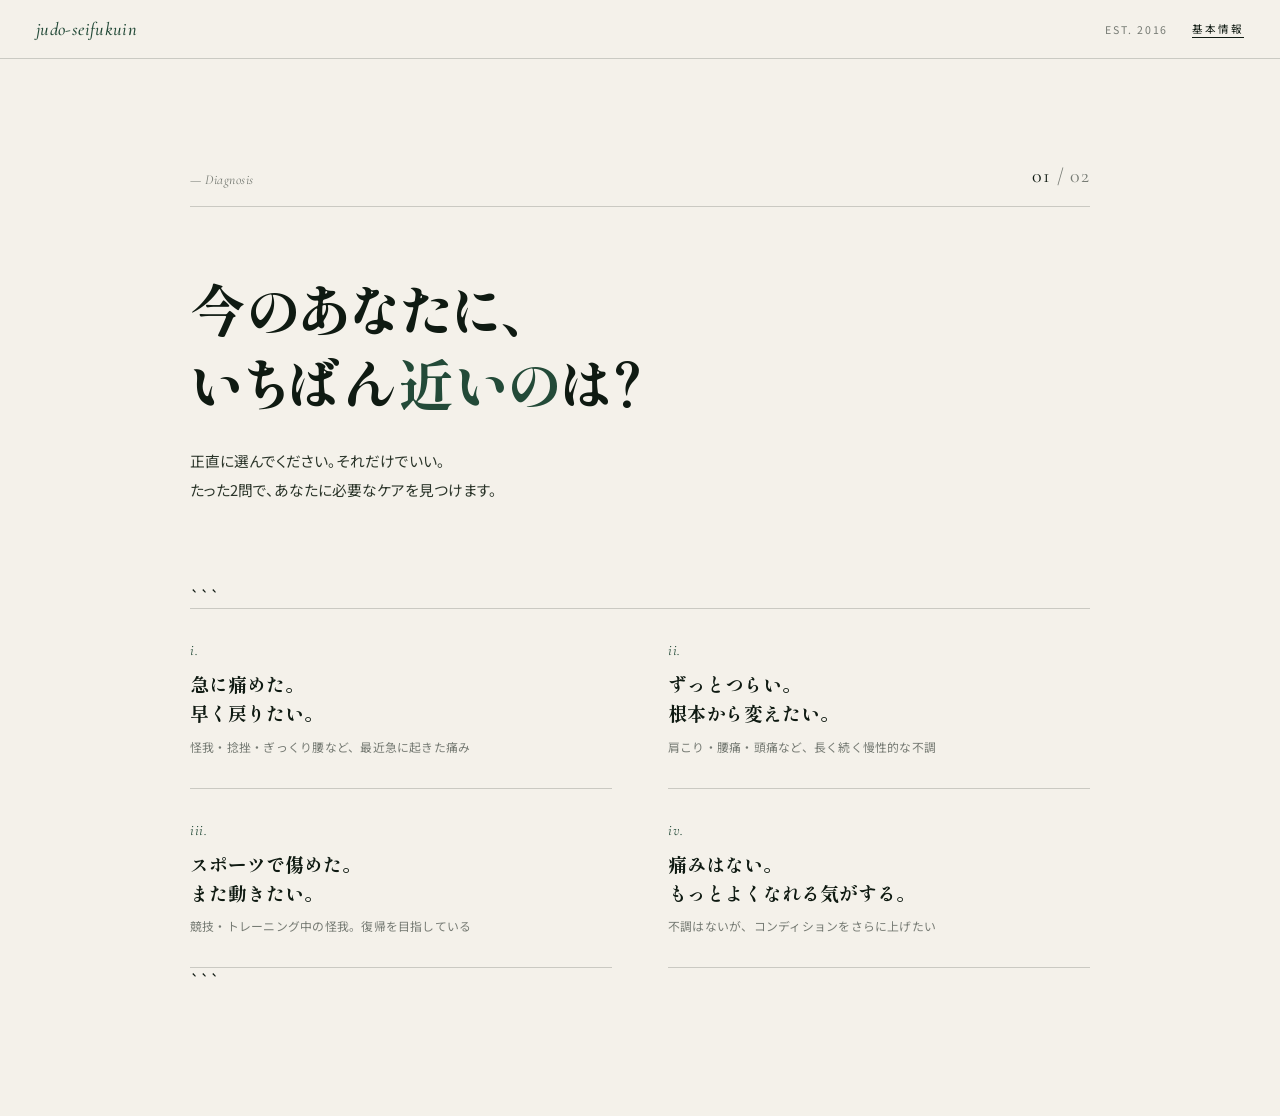
<file: index.html>
<!DOCTYPE html>

<html lang="ja">
<head>
  <meta charset="UTF-8"/>
  <meta name="viewport" content="width=device-width, initial-scale=1.0"/>
  <title>あなたに、今必要なことを。| judo-seifukuin</title>
  <link href="https://fonts.googleapis.com/css2?family=Shippori+Mincho+B1:wght@400;500;700;800&family=Noto+Sans+JP:wght@300;400;500;700&family=Cormorant+Garamond:ital,wght@0,400;0,500;1,400&display=swap" rel="stylesheet"/>
  <style>
    :root {
      --paper:    #F4F1EA;
      --paper-2:  #EDE8DD;
      --ink:      #0F1A12;
      --ink-soft: #2a3429;
      --green:    #234A38;
      --sage:     #A3B8AC;
      --rule:     rgba(15,26,18,0.18);
      --rule-soft: rgba(15,26,18,0.08);
      --muted:    rgba(15,26,18,0.55);
    }

```
*, *::before, *::after { margin:0; padding:0; box-sizing:border-box; }

html { scroll-behavior:smooth; }
body {
  font-family:'Noto Sans JP', sans-serif;
  background: var(--paper);
  color: var(--ink);
  min-height:100vh;
  font-feature-settings:"palt";
  -webkit-font-smoothing:antialiased;
}

/* ── editorial top bar ── */
.top-bar {
  position:fixed; top:0; left:0; right:0; z-index:100;
  padding:18px 36px;
  display:flex; align-items:center; justify-content:space-between;
  background: var(--paper);
  border-bottom:1px solid var(--rule);
}
.top-logo {
  font-family:'Cormorant Garamond', serif;
  font-style:italic; font-size:1.15rem; font-weight:500;
  color:var(--green); letter-spacing:.02em;
}
.top-meta {
  display:flex; align-items:center; gap:24px;
  font-size:.66rem; letter-spacing:.18em;
  color:var(--muted); text-transform:uppercase;
}
.top-skip { color:var(--ink); text-decoration:none; border-bottom:1px solid var(--ink); padding-bottom:1px; transition:opacity .2s; }
.top-skip:hover { opacity:.55; }

/* ── stage ── */
.stage {
  min-height:100vh;
  display:flex; align-items:center; justify-content:center;
  padding:120px 32px 80px;
}

.screen, .result-screen { display:none; width:100%; }
.screen { max-width:900px; }
.result-screen { max-width:100%; }
.screen.active, .result-screen.active {
  display:block;
  animation:fadeUp .6s cubic-bezier(.22,1,.36,1) both;
}
@keyframes fadeUp {
  from { opacity:0; transform:translateY(24px); }
  to   { opacity:1; transform:translateY(0); }
}

/* ════════ QUESTION SCREEN ════════ */

.q-meta {
  display:flex; justify-content:space-between; align-items:flex-end;
  padding-bottom:18px; margin-bottom:64px;
  border-bottom:1px solid var(--rule);
}
.q-meta-left {
  font-family:'Cormorant Garamond', serif;
  font-style:italic;
  font-size:.85rem; color:var(--muted); letter-spacing:.04em;
}
.q-meta-right {
  font-family:'Cormorant Garamond', serif;
  font-size:1.25rem; color:var(--ink);
  letter-spacing:.04em;
}
.q-meta-right .total { color:var(--muted); }

.q-headline {
  font-family:'Shippori Mincho B1', serif;
  font-size:clamp(2rem, 6vw, 3.5rem);
  font-weight:800;
  line-height:1.32;
  letter-spacing:.01em;
  margin-bottom:28px;
  color:var(--ink);
}
.q-headline .accent { color:var(--green); }

.q-lead {
  font-size:.92rem;
  color:var(--ink-soft);
  line-height:1.95;
  max-width:540px;
  margin-bottom:80px;
  font-weight:400;
}

/* ── 4-choice editorial grid ── */
.choice-grid {
  display:grid;
  grid-template-columns:1fr 1fr;
  column-gap:56px;
  row-gap:0;
  border-top:1px solid var(--rule);
}
.choice-btn {
  display:block;
  width:100%;
  text-align:left;
  padding:32px 0 30px;
  border:none;
  border-bottom:1px solid var(--rule);
  background:transparent;
  cursor:pointer;
  font-family:inherit;
  transition:padding-left .35s cubic-bezier(.22,1,.36,1);
  position:relative;
}
.choice-btn::after {
  content:'→';
  position:absolute; right:0; top:32px;
  font-size:1.1rem; color:var(--green);
  opacity:0; transition:all .35s cubic-bezier(.22,1,.36,1);
  transform:translateX(-8px);
}
.choice-btn:hover { padding-left:14px; }
.choice-btn:hover::after { opacity:1; transform:translateX(0); }

.choice-num {
  font-family:'Cormorant Garamond', serif;
  font-style:italic;
  font-size:.95rem;
  color:var(--green);
  letter-spacing:.04em;
  margin-bottom:10px;
  display:block;
}
.choice-label {
  font-family:'Shippori Mincho B1', serif;
  font-size:1.18rem; font-weight:700;
  color:var(--ink); line-height:1.55;
  margin-bottom:8px;
  display:block;
}
.choice-desc {
  font-size:.74rem;
  color:var(--muted);
  line-height:1.85;
  letter-spacing:.02em;
}

/* ── YN ── */
.yn-wrap {
  display:grid; grid-template-columns:1fr 1fr;
  gap:0; border-top:1px solid var(--rule);
}
.yn-btn {
  padding:48px 32px;
  border:none;
  border-bottom:1px solid var(--rule);
  background:transparent;
  cursor:pointer;
  font-family:inherit;
  text-align:left;
  transition:background .3s, padding-left .35s cubic-bezier(.22,1,.36,1);
  position:relative;
}
.yn-btn:first-child { border-right:1px solid var(--rule); }
.yn-btn:hover { background:var(--paper-2); padding-left:46px; }
.yn-btn:first-child:hover { padding-left:46px; }
.yn-btn::after {
  content:'→';
  position:absolute; right:32px; top:50%;
  transform:translateY(-50%) translateX(-8px);
  font-size:1.1rem; color:var(--green);
  opacity:0; transition:all .35s;
}
.yn-btn:hover::after { opacity:1; transform:translateY(-50%) translateX(0); }

.yn-num {
  font-family:'Cormorant Garamond', serif;
  font-style:italic;
  font-size:.85rem; color:var(--green);
  letter-spacing:.04em; margin-bottom:8px; display:block;
}
.yn-label {
  font-family:'Shippori Mincho B1', serif;
  font-size:1.4rem; font-weight:700;
  color:var(--ink); margin-bottom:4px;
  display:block;
}
.yn-sub {
  font-size:.75rem;
  color:var(--muted);
  letter-spacing:.02em;
}

.back-btn {
  margin-top:40px; font-size:.75rem;
  color:var(--muted);
  cursor:pointer; background:none; border:none;
  font-family:inherit;
  letter-spacing:.05em;
  transition:color .2s;
}
.back-btn:hover { color:var(--green); }

/* ════════ RESULT PAGE — magazine spread ════════ */

.result-page {
  width:100%;
  background:var(--paper);
  min-height:100vh;
  padding:120px 0 100px;
}

.rp-container {
  max-width:1180px;
  margin:0 auto;
  padding:0 48px;
}

/* ── result top meta ── */
.rp-top-meta {
  display:flex; justify-content:space-between; align-items:flex-end;
  padding-bottom:24px;
  margin-bottom:72px;
  border-bottom:1px solid var(--rule);
}
.rp-issue {
  font-family:'Cormorant Garamond', serif;
  font-style:italic;
  font-size:.95rem;
  color:var(--muted);
}
.rp-issue strong { font-style:normal; color:var(--green); font-weight:500; letter-spacing:.04em; }
.rp-section {
  font-family:'Cormorant Garamond', serif;
  font-size:1.4rem;
  color:var(--ink);
}

/* ── headline section ── */
.rp-headline-block {
  display:grid;
  grid-template-columns:1fr 1fr;
  gap:80px;
  margin-bottom:120px;
  align-items:end;
}
.rp-eyebrow {
  font-family:'Cormorant Garamond', serif;
  font-style:italic;
  font-size:1rem;
  color:var(--green);
  margin-bottom:32px;
  letter-spacing:.02em;
}
.rp-eyebrow::before {
  content:''; display:inline-block;
  width:32px; height:1px;
  background:var(--green);
  vertical-align:middle;
  margin-right:14px;
}
.rp-headline {
  font-family:'Shippori Mincho B1', serif;
  font-size:clamp(2.4rem, 6.5vw, 4.5rem);
  font-weight:800;
  line-height:1.22;
  color:var(--ink);
  letter-spacing:.005em;
}
.rp-headline .em { color:var(--green); }
.rp-lead {
  font-size:.9rem;
  line-height:2.05;
  color:var(--ink-soft);
  max-width:440px;
  padding-bottom:8px;
}
.rp-lead::first-letter {
  font-family:'Shippori Mincho B1', serif;
  font-size:1.4em;
  font-weight:700;
  color:var(--green);
}

/* ── pullquote ── */
.rp-quote {
  margin:0 0 120px;
  max-width:780px;
  padding:48px 0;
  border-top:1px solid var(--rule);
  border-bottom:1px solid var(--rule);
  text-align:center;
}
.rp-quote-mark {
  font-family:'Cormorant Garamond', serif;
  font-size:3rem; color:var(--green);
  line-height:1; margin-bottom:16px;
}
.rp-quote p {
  font-family:'Shippori Mincho B1', serif;
  font-size:clamp(1.3rem, 2.8vw, 1.8rem);
  font-weight:700;
  line-height:1.7;
  color:var(--ink);
  margin-bottom:18px;
  letter-spacing:.01em;
}
.rp-quote cite {
  font-family:'Cormorant Garamond', serif;
  font-style:italic;
  font-size:.85rem;
  color:var(--muted);
  letter-spacing:.04em;
}

/* ── points ── */
.rp-points-section {
  margin-bottom:96px;
}
.rp-points-label {
  font-family:'Cormorant Garamond', serif;
  font-style:italic;
  font-size:1.1rem;
  color:var(--green);
  margin-bottom:24px;
  padding-bottom:12px;
  border-bottom:1px solid var(--rule);
  letter-spacing:.02em;
}
.rp-points {
  display:grid;
  grid-template-columns:1fr;
}
.rp-point {
  display:grid;
  grid-template-columns:80px 1fr 280px;
  gap:32px;
  padding:36px 0;
  border-bottom:1px solid var(--rule-soft);
  align-items:start;
}
.rp-point:last-child { border-bottom:none; }
.rp-num {
  font-family:'Cormorant Garamond', serif;
  font-size:2.6rem; line-height:1;
  color:var(--green);
  font-weight:400;
}
.rp-point-title {
  font-family:'Shippori Mincho B1', serif;
  font-size:1.18rem; font-weight:700;
  line-height:1.65;
  color:var(--ink);
  margin-bottom:0;
}
.rp-point-desc {
  font-size:.78rem;
  color:var(--ink-soft);
  line-height:1.95;
  letter-spacing:.02em;
}

/* ── CTA ── */
.rp-cta-section {
  max-width:580px;
}
.rp-cta-label {
  font-family:'Cormorant Garamond', serif;
  font-style:italic;
  font-size:1rem;
  color:var(--green);
  margin-bottom:18px;
}
.rp-cta-headline {
  font-family:'Shippori Mincho B1', serif;
  font-size:1.5rem; font-weight:700;
  line-height:1.6;
  color:var(--ink);
  margin-bottom:32px;
}
.rp-cta {
  display:inline-flex; align-items:center; gap:14px;
  padding:20px 38px;
  background:var(--green);
  color:var(--paper);
  font-size:.85rem; font-weight:700;
  letter-spacing:.12em;
  text-decoration:none; cursor:pointer;
  font-family:'Noto Sans JP', sans-serif;
  border:none;
  transition:all .3s;
}
.rp-cta:hover { background:var(--ink); transform:translateY(-2px); }
.rp-cta::after { content:'→'; font-size:1rem; transition:transform .3s; }
.rp-cta:hover::after { transform:translateX(4px); }

.rp-retry {
  display:inline-block; margin-left:32px;
  font-size:.74rem; color:var(--muted);
  cursor:pointer; background:none; border:none;
  font-family:inherit; letter-spacing:.06em;
  transition:color .2s;
}
.rp-retry:hover { color:var(--green); }

/* ── result variants — only the eyebrow & accent change ── */
.theme-A .rp-eyebrow,
.theme-A .rp-eyebrow::before,
.theme-A .rp-headline .em,
.theme-A .rp-num,
.theme-A .rp-quote-mark,
.theme-A .rp-points-label,
.theme-A .rp-cta-label,
.theme-A .rp-issue strong { color:#1B5E3F; }
.theme-A .rp-eyebrow::before { background:#1B5E3F; }
.theme-A .rp-cta { background:#1B5E3F; }
.theme-A .rp-lead::first-letter { color:#1B5E3F; }

/* B keeps default forest */

.theme-C .rp-eyebrow,
.theme-C .rp-eyebrow::before,
.theme-C .rp-headline .em,
.theme-C .rp-num,
.theme-C .rp-quote-mark,
.theme-C .rp-points-label,
.theme-C .rp-cta-label,
.theme-C .rp-issue strong { color:#1e3a8a; }
.theme-C .rp-eyebrow::before { background:#1e3a8a; }
.theme-C .rp-cta { background:#1e3a8a; }
.theme-C .rp-lead::first-letter { color:#1e3a8a; }

.theme-D .rp-eyebrow,
.theme-D .rp-eyebrow::before,
.theme-D .rp-headline .em,
.theme-D .rp-num,
.theme-D .rp-quote-mark,
.theme-D .rp-points-label,
.theme-D .rp-cta-label,
.theme-D .rp-issue strong { color:#5b21b6; }
.theme-D .rp-eyebrow::before { background:#5b21b6; }
.theme-D .rp-cta { background:#5b21b6; }
.theme-D .rp-lead::first-letter { color:#5b21b6; }

/* ── responsive ── */
@media (max-width:880px) {
  .rp-headline-block { grid-template-columns:1fr; gap:32px; }
  .rp-point { grid-template-columns:48px 1fr; gap:20px; }
  .rp-point-desc { grid-column:2; }
  .rp-num { font-size:2rem; }
}
@media (max-width:640px) {
  .top-bar { padding:14px 20px; }
  .top-meta { gap:14px; font-size:.6rem; }
  .stage { padding:110px 22px 70px; }
  .choice-grid { grid-template-columns:1fr; column-gap:0; }
  .yn-wrap { grid-template-columns:1fr; }
  .yn-btn:first-child { border-right:none; }
  .rp-container { padding:0 22px; }
  .rp-quote p { font-size:1.15rem; }
  .rp-cta-section .rp-retry { display:block; margin-left:0; margin-top:16px; }
}
```

  </style>
</head>
<body>

<!-- ────── TOP BAR ────── -->

<div class="top-bar">
  <div class="top-logo">judo-seifukuin</div>
  <div class="top-meta">
    <span>est. 2016</span>
    <a href="index.html" class="top-skip">基本情報</a>
  </div>
</div>

<!-- ════════════════════════════════════════
     QUIZ STAGE
════════════════════════════════════════ -->

<div class="stage">

  <!-- ── Q1 ── -->

  <div class="screen active" id="screen-q1">
    <div class="q-meta">
      <div class="q-meta-left">— Diagnosis</div>
      <div class="q-meta-right">01<span class="total"> / 02</span></div>
    </div>
    <h2 class="q-headline">今のあなたに、<br>いちばん<span class="accent">近いの</span>は？</h2>
    <p class="q-lead">正直に選んでください。それだけでいい。<br>たった2問で、あなたに必要なケアを見つけます。</p>

```
<div class="choice-grid">
  <button class="choice-btn" onclick="selectQ1('acute')">
    <span class="choice-num">i.</span>
    <span class="choice-label">急に痛めた。<br>早く戻りたい。</span>
    <span class="choice-desc">怪我・捻挫・ぎっくり腰など、最近急に起きた痛み</span>
  </button>
  <button class="choice-btn" onclick="selectQ1('chronic')">
    <span class="choice-num">ii.</span>
    <span class="choice-label">ずっとつらい。<br>根本から変えたい。</span>
    <span class="choice-desc">肩こり・腰痛・頭痛など、長く続く慢性的な不調</span>
  </button>
  <button class="choice-btn" onclick="selectQ1('sport')">
    <span class="choice-num">iii.</span>
    <span class="choice-label">スポーツで傷めた。<br>また動きたい。</span>
    <span class="choice-desc">競技・トレーニング中の怪我。復帰を目指している</span>
  </button>
  <button class="choice-btn" onclick="selectQ1('maintenance')">
    <span class="choice-num">iv.</span>
    <span class="choice-label">痛みはない。<br>もっとよくなれる気がする。</span>
    <span class="choice-desc">不調はないが、コンディションをさらに上げたい</span>
  </button>
</div>
```

  </div>

  <!-- ── Q2 ── -->

  <div class="screen" id="screen-q2">
    <div class="q-meta">
      <div class="q-meta-left">— Duration</div>
      <div class="q-meta-right">02<span class="total"> / 02</span></div>
    </div>
    <h2 class="q-headline">それは、<br><span class="accent">いつ頃から</span>ですか？</h2>
    <p class="q-lead">急性か慢性か。アプローチが、変わります。</p>

```
<div class="yn-wrap">
  <button class="yn-btn" onclick="selectQ2('recent')">
    <span class="yn-num">i.</span>
    <span class="yn-label">最近のこと</span>
    <span class="yn-sub">2週間以内に起きた</span>
  </button>
  <button class="yn-btn" onclick="selectQ2('long')">
    <span class="yn-num">ii.</span>
    <span class="yn-label">もうしばらく</span>
    <span class="yn-sub">2週間以上続いている</span>
  </button>
</div>
<button class="back-btn" onclick="showScreen('screen-q1')">← 前の質問に戻る</button>
```

  </div>

</div>

<!-- ════════════════════════════════════════
     RESULT A — 急性
════════════════════════════════════════ -->

<div class="result-screen" id="result-A">
  <div class="result-page theme-A">
    <div class="rp-container">

```
  <div class="rp-top-meta">
    <div class="rp-issue"><strong>Issue</strong> &nbsp;A &nbsp;— &nbsp;Acute Care</div>
    <div class="rp-section">judo-seifukuin</div>
  </div>

  <div class="rp-headline-block">
    <div>
      <div class="rp-eyebrow">あなたへの処方箋</div>
      <h1 class="rp-headline">今が、<br>いちばん<br><span class="em">大事</span>な時間です。</h1>
    </div>
    <p class="rp-lead">急な痛みは、身体からの本気のサイン。早く動くほど、戻りも早い。放置が、一番の敵です。最短距離で、必要なことだけを、徹底的にやります。</p>
  </div>

  <blockquote class="rp-quote">
    <div class="rp-quote-mark">"</div>
    <p>「どうだ！」って決まった時が、めっちゃ楽しい。</p>
    <cite>— judo-seifukuin / MISSION</cite>
  </blockquote>

  <div class="rp-points-section">
    <div class="rp-points-label">— Approach</div>
    <div class="rp-points">
      <div class="rp-point">
        <div class="rp-num">01</div>
        <div class="rp-point-title">初回で「本当の原因」を、特定する。</div>
        <div class="rp-point-desc">痛みの場所じゃなく、なぜそこが痛むのかを見ます。症状を見るんじゃない、あなたを見る。</div>
      </div>
      <div class="rp-point">
        <div class="rp-num">02</div>
        <div class="rp-point-title">最短回復を、設計する。</div>
        <div class="rp-point-desc">プロとして結果にこだわる。プロセスは自分たちの楽しみ。あなたには、最高の結果を。</div>
      </div>
      <div class="rp-point">
        <div class="rp-num">03</div>
        <div class="rp-point-title">痛みが消えてから、本当のスタート。</div>
        <div class="rp-point-desc">再発しない身体づくりまで責任を持ちます。治るためのことしか、しない。</div>
      </div>
    </div>
  </div>

  <div class="rp-cta-section">
    <div class="rp-cta-label">— Next step</div>
    <div class="rp-cta-headline">準備ができたら、<br>LINEから話しかけてください。</div>
    <button class="rp-cta" onclick="location.href='index-A.html#contact'">LINEで相談する</button>
    <button class="rp-retry" onclick="restart()">↺ 最初からやり直す</button>
  </div>

</div>
```

  </div>
</div>

<!-- ════════════════════════════════════════
     RESULT B — 慢性
════════════════════════════════════════ -->

<div class="result-screen" id="result-B">
  <div class="result-page theme-B">
    <div class="rp-container">

```
  <div class="rp-top-meta">
    <div class="rp-issue"><strong>Issue</strong> &nbsp;B &nbsp;— &nbsp;Chronic Care</div>
    <div class="rp-section">judo-seifukuin</div>
  </div>

  <div class="rp-headline-block">
    <div>
      <div class="rp-eyebrow">あなたへの処方箋</div>
      <h1 class="rp-headline">症状を、<br>見るんじゃない。<br><span class="em">あなた</span>を見る。</h1>
    </div>
    <p class="rp-lead">長く続く不調は、痛みの場所が原因じゃないことがほとんど。だから「そこ」だけ触っても、変わらなかった。私たちが見るのは、あなたの生き方そのものです。</p>
  </div>

  <blockquote class="rp-quote">
    <div class="rp-quote-mark">"</div>
    <p>変えるのは身体じゃない。その人の生き方。<br>そして、価値観が変わる。</p>
    <cite>— judo-seifukuin / CONCEPT</cite>
  </blockquote>

  <div class="rp-points-section">
    <div class="rp-points-label">— Approach</div>
    <div class="rp-points">
      <div class="rp-point">
        <div class="rp-num">01</div>
        <div class="rp-point-title">姿勢・習慣・身体の癖を、丸ごと診る。</div>
        <div class="rp-point-desc">痛みの奥にある真の原因を探ります。症状の場所は、ただの「出口」に過ぎません。</div>
      </div>
      <div class="rp-point">
        <div class="rp-num">02</div>
        <div class="rp-point-title">フルオーダーメイドで、組み立てる。</div>
        <div class="rp-point-desc">メニューのない接骨院。決まったコースじゃなく、その日のあなたに合わせて、整復・鍼灸・コンディショニングを組み合わせます。</div>
      </div>
      <div class="rp-point">
        <div class="rp-num">03</div>
        <div class="rp-point-title">不調を忘れる日常を、取り戻す。</div>
        <div class="rp-point-desc">その場しのぎで終わらせない。痛みの奥にある真の原因を解決し、心が踊る余裕を取り戻します。</div>
      </div>
    </div>
  </div>

  <div class="rp-cta-section">
    <div class="rp-cta-label">— Next step</div>
    <div class="rp-cta-headline">準備ができたら、<br>LINEから話しかけてください。</div>
    <button class="rp-cta" onclick="location.href='index-B.html#contact'">LINEで相談する</button>
    <button class="rp-retry" onclick="restart()">↺ 最初からやり直す</button>
  </div>

</div>
```

  </div>
</div>

<!-- ════════════════════════════════════════
     RESULT C — スポーツ
════════════════════════════════════════ -->

<div class="result-screen" id="result-C">
  <div class="result-page theme-C">
    <div class="rp-container">

```
  <div class="rp-top-meta">
    <div class="rp-issue"><strong>Issue</strong> &nbsp;C &nbsp;— &nbsp;Sports Recovery</div>
    <div class="rp-section">judo-seifukuin</div>
  </div>

  <div class="rp-headline-block">
    <div>
      <div class="rp-eyebrow">あなたへの処方箋</div>
      <h1 class="rp-headline">また<span class="em">動ける</span>。<br>それが、<br>全てです。</h1>
    </div>
    <p class="rp-lead">スポーツの怪我は、早さと精度が勝負。焦りも油断も禁物。あなたのパフォーマンスを知っているから、最適な道筋を示せます。</p>
  </div>

  <blockquote class="rp-quote">
    <div class="rp-quote-mark">"</div>
    <p>驚かせ、喜ばせ、遊ぶ。<br>相手ができないことを、してあげる。</p>
    <cite>— judo-seifukuin / ACTION POLICY</cite>
  </blockquote>

  <div class="rp-points-section">
    <div class="rp-points-label">— Approach</div>
    <div class="rp-points">
      <div class="rp-point">
        <div class="rp-num">01</div>
        <div class="rp-point-title">怪我の種類・程度を、正確に評価する。</div>
        <div class="rp-point-desc">競技特性と身体の状態を踏まえた診断で、回復のロードマップを引きます。</div>
      </div>
      <div class="rp-point">
        <div class="rp-num">02</div>
        <div class="rp-point-title">急性期→回復期→復帰期で、組み立てる。</div>
        <div class="rp-point-desc">段階に合わせた施術とトレーニング指導を行います。焦りも、停滞も、どちらもリスクです。</div>
      </div>
      <div class="rp-point">
        <div class="rp-num">03</div>
        <div class="rp-point-title">復帰後のコンディショニングまで、責任を持つ。</div>
        <div class="rp-point-desc">また同じ怪我をしないために。身体を根本から整え、あなたのパフォーマンスの天井を上げます。</div>
      </div>
    </div>
  </div>

  <div class="rp-cta-section">
    <div class="rp-cta-label">— Next step</div>
    <div class="rp-cta-headline">準備ができたら、<br>LINEから話しかけてください。</div>
    <button class="rp-cta" onclick="location.href='index-C.html#contact'">LINEで相談する</button>
    <button class="rp-retry" onclick="restart()">↺ 最初からやり直す</button>
  </div>

</div>
```

  </div>
</div>

<!-- ════════════════════════════════════════
     RESULT D — メンテナンス
════════════════════════════════════════ -->

<div class="result-screen" id="result-D">
  <div class="result-page theme-D">
    <div class="rp-container">

```
  <div class="rp-top-meta">
    <div class="rp-issue"><strong>Issue</strong> &nbsp;D &nbsp;— &nbsp;Wellness Maintenance</div>
    <div class="rp-section">judo-seifukuin</div>
  </div>

  <div class="rp-headline-block">
    <div>
      <div class="rp-eyebrow">あなたへの処方箋</div>
      <h1 class="rp-headline">不調がない、は<br>普通じゃない。<br><span class="em">もっと</span>ある。</h1>
    </div>
    <p class="rp-lead">今の状態に満足しないでください。身体の可能性は、まだ使いきれていない。変えるのは身体じゃない、生き方です。</p>
  </div>

  <blockquote class="rp-quote">
    <div class="rp-quote-mark">"</div>
    <p>治す。遊ぶ。楽しい。<br>それが、健康enjoy。</p>
    <cite>— judo-seifukuin / CONCEPT</cite>
  </blockquote>

  <div class="rp-points-section">
    <div class="rp-points-label">— Approach</div>
    <div class="rp-points">
      <div class="rp-point">
        <div class="rp-num">01</div>
        <div class="rp-point-title">身体の現状を、丁寧に把握する。</div>
        <div class="rp-point-desc">自覚のない緊張・歪み・癖を可視化します。違和感に気がつける力が、全ての土台です。</div>
      </div>
      <div class="rp-point">
        <div class="rp-num">02</div>
        <div class="rp-point-title">月1〜2回で、質の高い日常をつくる。</div>
        <div class="rp-point-desc">整体×鍼灸×コンディショニングのメンテ設計。感受性が高いから、その人その時に合ったことができる。</div>
      </div>
      <div class="rp-point">
        <div class="rp-num">03</div>
        <div class="rp-point-title">心が踊る、余裕のある日常へ。</div>
        <div class="rp-point-desc">それが僕らの考える「健康enjoy」です。あなたの生き方そのものを、豊かにしていきます。</div>
      </div>
    </div>
  </div>

  <div class="rp-cta-section">
    <div class="rp-cta-label">— Next step</div>
    <div class="rp-cta-headline">準備ができたら、<br>LINEから話しかけてください。</div>
    <button class="rp-cta" onclick="location.href='index-D.html#contact'">LINEで相談する</button>
    <button class="rp-retry" onclick="restart()">↺ 最初からやり直す</button>
  </div>

</div>
```

  </div>
</div>

<script>
  let q1 = null;

  function showScreen(id) {
    const stage = document.querySelector('.stage');
    const isResult = id.startsWith('result-');
    stage.style.display = isResult ? 'none' : 'flex';

    document.querySelectorAll('.screen, .result-screen')
      .forEach(s => s.classList.remove('active'));
    document.getElementById(id).classList.add('active');
    window.scrollTo({ top: 0, behavior: 'smooth' });
  }

  function selectQ1(val) {
    q1 = val;
    if (val === 'sport')       { showScreen('result-C'); return; }
    if (val === 'maintenance') { showScreen('result-D'); return; }
    showScreen('screen-q2');
  }

  function selectQ2(val) {
    showScreen(val === 'recent' ? 'result-A' : 'result-B');
  }

  function restart() {
    q1 = null;
    showScreen('screen-q1');
  }
</script>

</body>
</html>
</file>
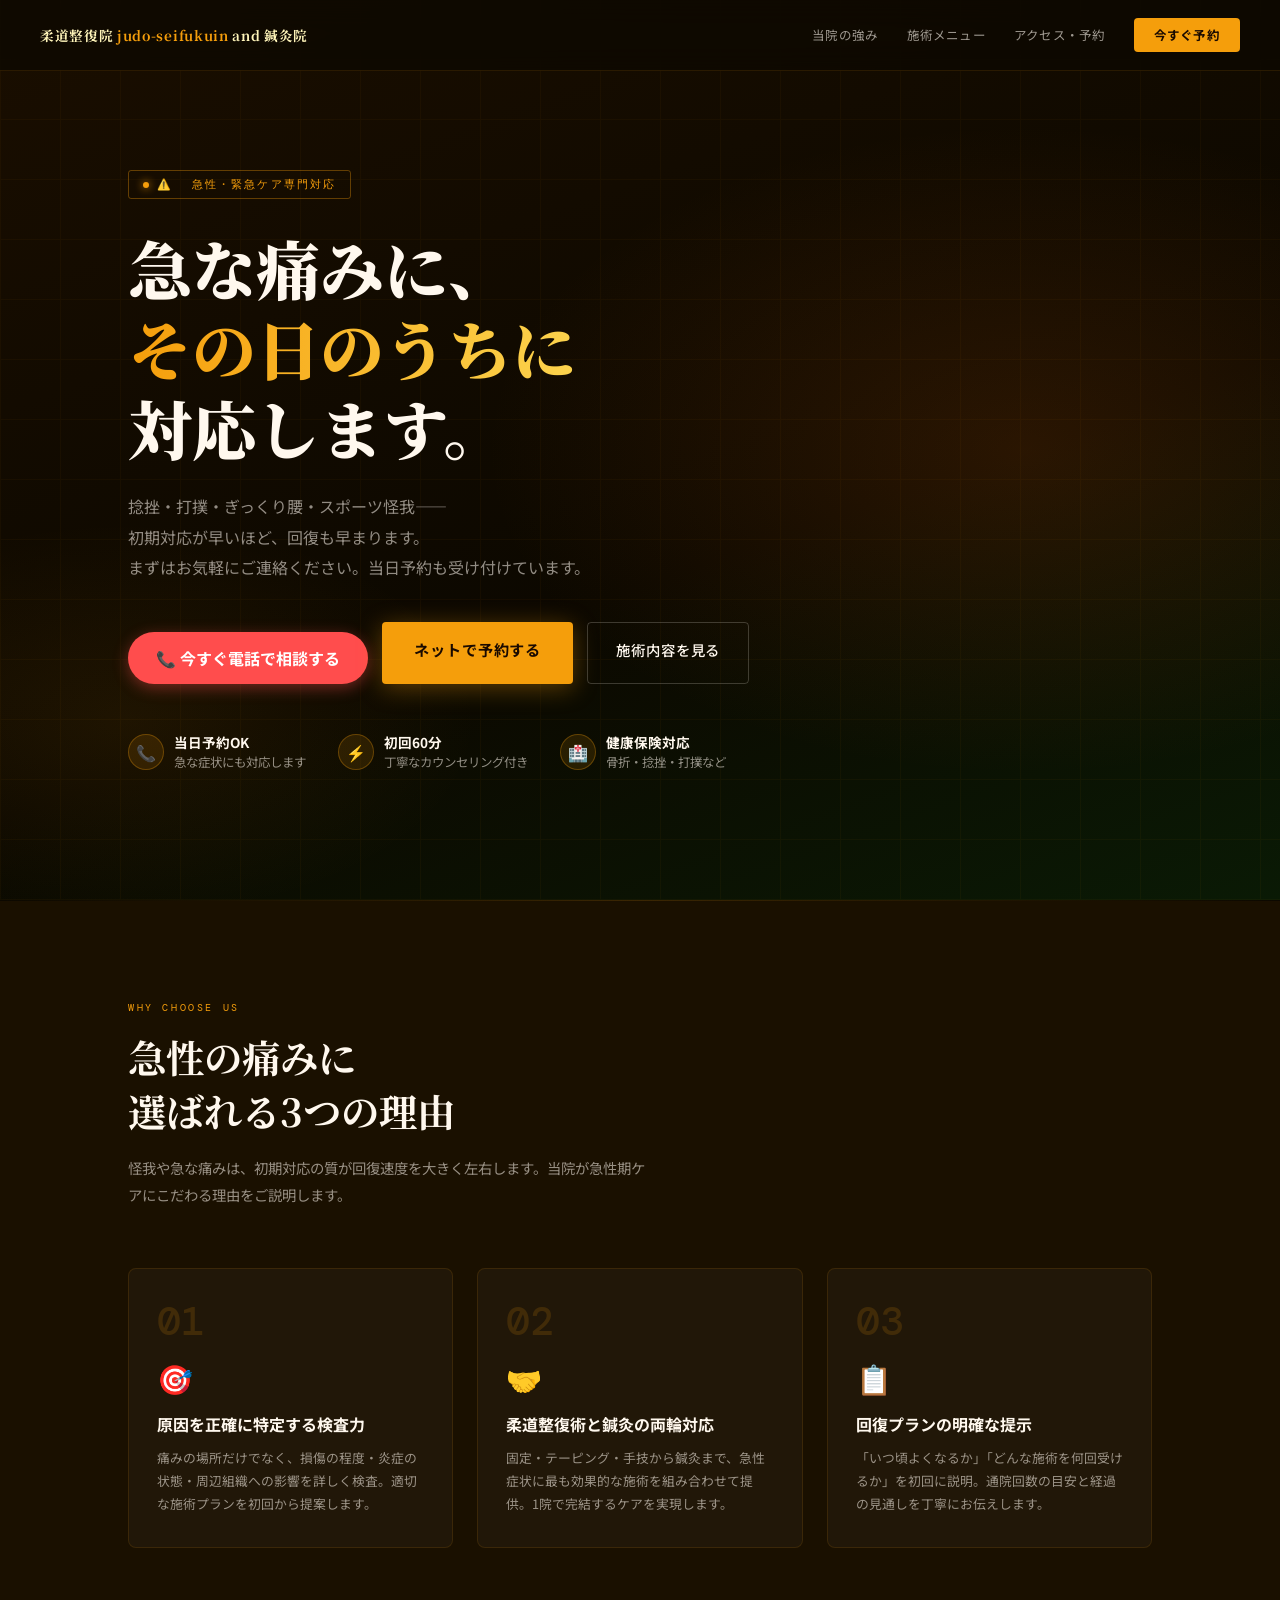
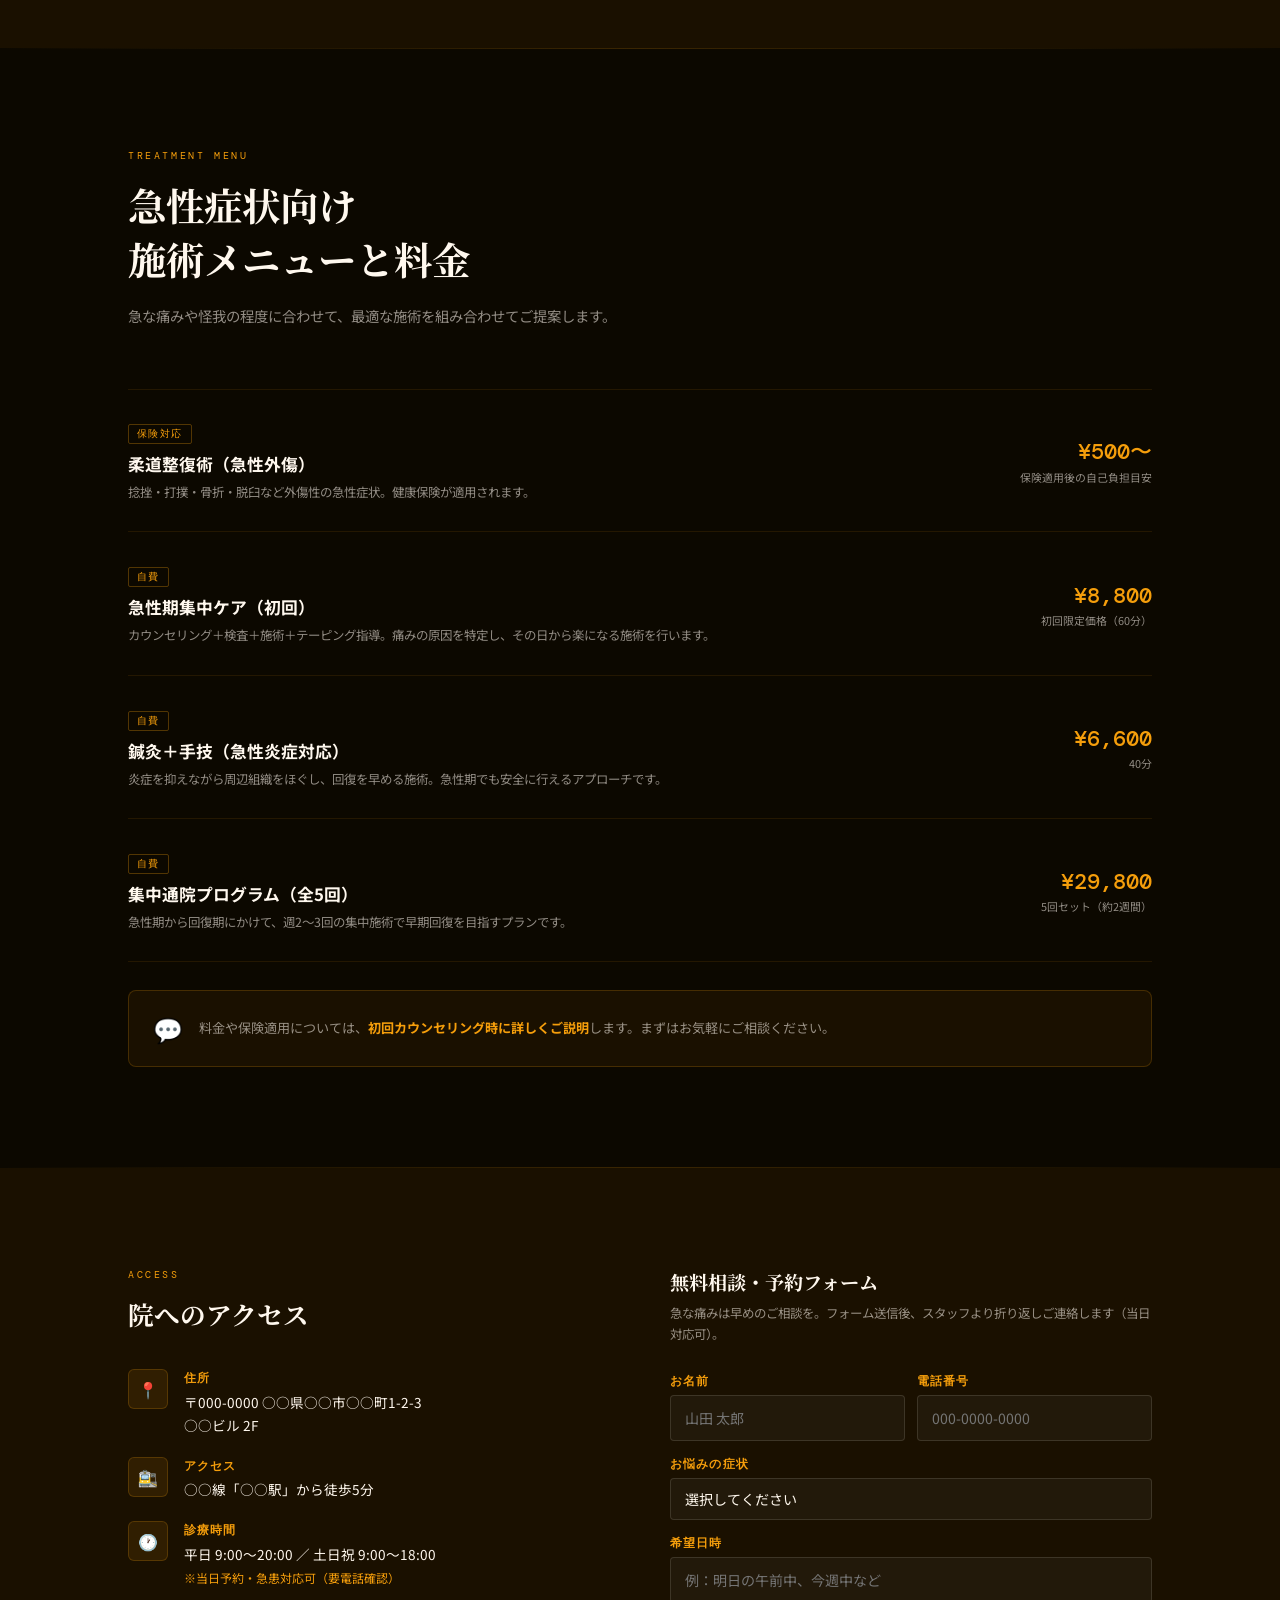
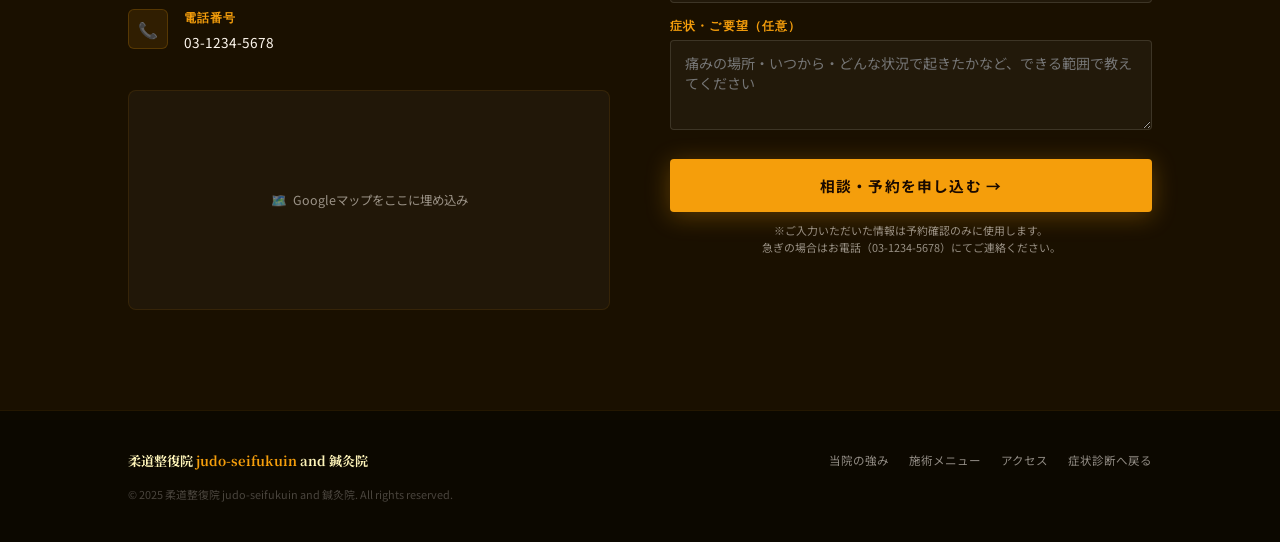
<file: index-A.html>
<!DOCTYPE html>
<html lang="ja">
<head>
  <meta charset="UTF-8"/>
  <meta name="viewport" content="width=device-width, initial-scale=1.0"/>
  <title>急な痛みに、今すぐ対応 | 柔道整復院 judo-seifukuin and 鍼灸院</title>
  <link href="https://fonts.googleapis.com/css2?family=Noto+Serif+JP:wght@300;400;700;900&family=Noto+Sans+JP:wght@300;400;500;700&family=DM+Mono:wght@400;500&display=swap" rel="stylesheet"/>
  <link rel="stylesheet" href="style.css">
  <style>
    :root {
      --amber: #f59e0b;
      --amber-light: #fcd34d;
      --amber-dark: #b45309;
      --bg: #0c0800;
      --bg2: #1a1000;
      --text: #fff8ee;
      --text-muted: rgba(255,248,238,0.55);
    }
    * { margin: 0; padding: 0; box-sizing: border-box; }
    html { scroll-behavior: smooth; }
    body { font-family: 'Noto Sans JP', sans-serif; background: var(--bg); color: var(--text); overflow-x: hidden; }
    nav { position: fixed; top: 0; left: 0; right: 0; z-index: 200; padding: 18px 40px; display: flex; align-items: center; justify-content: space-between; background: rgba(12,8,0,0.75); border-bottom: 1px solid rgba(245,158,11,0.12); backdrop-filter: blur(14px); }
    .nav-logo { font-family: 'Noto Serif JP', serif; font-size: 0.85rem; font-weight: 700; color: var(--cream); letter-spacing: 0.05em; }
    .nav-logo span { color: var(--amber); }
    .nav-links { display: flex; gap: 28px; align-items: center; }
    .nav-links a { font-size: 0.78rem; color: rgba(255,248,238,0.6); text-decoration: none; letter-spacing: 0.1em; transition: color 0.2s; }
    .nav-links a:hover { color: var(--amber); }
    .nav-cta { background: var(--amber); color: #1a0a00 !important; padding: 8px 20px; border-radius: 4px; font-weight: 700 !important; font-size: 0.78rem !important; transition: background 0.2s !important; }
    .nav-cta:hover { background: var(--amber-light) !important; color: #1a0a00 !important; }
    .hero { min-height: 100vh; display: flex; flex-direction: column; justify-content: center; align-items: flex-start; padding: 120px 10% 80px; position: relative; overflow: hidden; }
    .hero-bg { position: absolute; inset: 0; z-index: 0; background: radial-gradient(ellipse 70% 60% at 80% 50%, rgba(180,83,9,0.18) 0%, transparent 60%), radial-gradient(ellipse 50% 40% at 10% 80%, rgba(245,158,11,0.08) 0%, transparent 55%), linear-gradient(160deg, #1a0e00 0%, #0c0800 60%, #0a1a05 100%); }
    .hero-grid-lines { position: absolute; inset: 0; z-index: 0; opacity: 0.035; background-image: repeating-linear-gradient(90deg, rgba(245,158,11,1) 0px, rgba(245,158,11,1) 1px, transparent 1px, transparent 60px), repeating-linear-gradient(0deg, rgba(245,158,11,1) 0px, rgba(245,158,11,1) 1px, transparent 1px, transparent 60px); }
    .hero-content { position: relative; z-index: 1; max-width: 640px; }
    .hero-badge { display: inline-flex; align-items: center; gap: 8px; font-family: 'DM Mono', monospace; font-size: 0.68rem; letter-spacing: 0.2em; color: var(--amber); font-weight: 500; border: 1px solid rgba(245,158,11,0.35); border-radius: 3px; padding: 6px 14px; margin-bottom: 28px; animation: fadeInUp 0.6s ease both; }
    .hero-badge::before { content: ''; width: 6px; height: 6px; border-radius: 50%; background: var(--amber); box-shadow: 0 0 8px var(--amber); animation: pulse 1.5s ease-in-out infinite; }
    @keyframes pulse { 0%,100%{opacity:1;} 50%{opacity:0.3;} }
    .hero-title { font-family: 'Noto Serif JP', serif; font-size: clamp(2.4rem, 6vw, 4rem); font-weight: 900; line-height: 1.25; margin-bottom: 24px; animation: fadeInUp 0.6s ease 0.1s both; }
    .hero-title em { font-style: normal; background: linear-gradient(90deg, var(--amber), var(--amber-light)); -webkit-background-clip: text; -webkit-text-fill-color: transparent; background-clip: text; }
    .hero-sub { font-size: 1rem; line-height: 1.9; color: var(--text-muted); margin-bottom: 40px; animation: fadeInUp 0.6s ease 0.2s both; }
    .hero-actions { display: flex; gap: 14px; flex-wrap: wrap; animation: fadeInUp 0.6s ease 0.3s both; }
    .btn-primary { background: var(--amber); color: #1a0a00; padding: 16px 32px; border-radius: 4px; font-weight: 700; font-size: 0.95rem; letter-spacing: 0.06em; text-decoration: none; border: none; cursor: pointer; font-family: inherit; transition: all 0.2s; box-shadow: 0 4px 24px rgba(245,158,11,0.35); }
    .btn-primary:hover { background: var(--amber-light); box-shadow: 0 6px 32px rgba(245,158,11,0.5); transform: translateY(-2px); }
    .btn-secondary { background: transparent; color: var(--text); padding: 16px 28px; border-radius: 4px; font-weight: 500; font-size: 0.9rem; letter-spacing: 0.06em; text-decoration: none; border: 1px solid rgba(255,248,238,0.2); cursor: pointer; font-family: inherit; transition: all 0.2s; }
    .btn-secondary:hover { border-color: rgba(245,158,11,0.5); color: var(--amber); }
    .hero-urgency { margin-top: 48px; display: flex; gap: 32px; flex-wrap: wrap; animation: fadeInUp 0.6s ease 0.4s both; }
    .urgency-item { display: flex; align-items: center; gap: 10px; }
    .urgency-icon { width: 36px; height: 36px; border-radius: 50%; background: rgba(245,158,11,0.12); border: 1px solid rgba(245,158,11,0.3); display: flex; align-items: center; justify-content: center; font-size: 1rem; }
    .urgency-text { font-size: 0.78rem; color: var(--text-muted); line-height: 1.5; }
    .urgency-text strong { display: block; color: var(--text); font-size: 0.85rem; }
    @keyframes fadeInUp { from{opacity:0;transform:translateY(24px);} to{opacity:1;transform:translateY(0);} }
    section { padding: 100px 10%; }
    .section-tag { font-family: 'DM Mono', monospace; font-size: 0.65rem; letter-spacing: 0.25em; color: var(--amber); margin-bottom: 16px; display: block; }
    .section-title { font-family: 'Noto Serif JP', serif; font-size: clamp(1.6rem, 3.5vw, 2.4rem); font-weight: 700; line-height: 1.4; margin-bottom: 16px; }
    .section-desc { font-size: 0.9rem; color: var(--text-muted); line-height: 1.9; max-width: 520px; }
    .divider { width: 100%; height: 1px; background: linear-gradient(90deg, transparent, rgba(245,158,11,0.2), transparent); }
    .features { background: var(--bg2); }
    .features-header { margin-bottom: 60px; }
    .features-grid { display: grid; grid-template-columns: repeat(3, 1fr); gap: 24px; }
    .feature-card { background: rgba(255,255,255,0.03); border: 1px solid rgba(245,158,11,0.12); border-radius: 8px; padding: 32px 28px; transition: all 0.3s; position: relative; overflow: hidden; }
    .feature-card::before { content: ''; position: absolute; top: 0; left: 0; right: 0; height: 2px; background: linear-gradient(90deg, transparent, var(--amber), transparent); opacity: 0; transition: opacity 0.3s; }
    .feature-card:hover { border-color: rgba(245,158,11,0.35); transform: translateY(-4px); }
    .feature-card:hover::before { opacity: 1; }
    .feature-num { font-family: 'DM Mono', monospace; font-size: 2.5rem; font-weight: 500; color: rgba(245,158,11,0.15); line-height: 1; margin-bottom: 16px; }
    .feature-title { font-size: 1rem; font-weight: 700; margin-bottom: 10px; color: var(--text); }
    .feature-desc { font-size: 0.8rem; color: var(--text-muted); line-height: 1.8; }
    .feature-icon { font-size: 1.8rem; margin-bottom: 14px; }
    .menu { background: var(--bg); }
    .menu-header { margin-bottom: 60px; }
    .menu-grid { display: flex; flex-direction: column; gap: 1px; }
    .menu-item { display: grid; grid-template-columns: 1fr auto; align-items: center; gap: 24px; padding: 28px 0; border-bottom: 1px solid rgba(245,158,11,0.1); transition: all 0.2s; }
    .menu-item:first-child { border-top: 1px solid rgba(245,158,11,0.1); }
    .menu-item:hover { padding-left: 12px; }
    .menu-badge { display: inline-block; font-size: 0.62rem; letter-spacing: 0.15em; color: var(--amber); border: 1px solid rgba(245,158,11,0.3); border-radius: 2px; padding: 2px 8px; margin-bottom: 8px; font-family: 'DM Mono', monospace; }
    .menu-name { font-size: 1.05rem; font-weight: 700; margin-bottom: 6px; }
    .menu-desc { font-size: 0.78rem; color: var(--text-muted); line-height: 1.7; }
    .menu-price { text-align: right; white-space: nowrap; }
    .menu-price .price { font-family: 'DM Mono', monospace; font-size: 1.4rem; color: var(--amber); font-weight: 500; }
    .menu-price .price-label { font-size: 0.68rem; color: var(--text-muted); display: block; margin-top: 2px; }
    .menu-highlight { background: rgba(245,158,11,0.06); border: 1px solid rgba(245,158,11,0.2); border-radius: 8px; padding: 20px 24px; margin-top: 28px; display: flex; align-items: center; gap: 16px; }
    .menu-highlight-icon { font-size: 1.5rem; }
    .menu-highlight p { font-size: 0.82rem; color: var(--text-muted); line-height: 1.7; }
    .menu-highlight strong { color: var(--amber); }
    .contact { background: var(--bg2); }
    .contact-inner { display: grid; grid-template-columns: 1fr 1fr; gap: 60px; align-items: start; }
    .contact-header { margin-bottom: 36px; }
    .contact-details { display: flex; flex-direction: column; gap: 20px; margin-bottom: 36px; }
    .contact-row { display: flex; gap: 16px; align-items: flex-start; }
    .contact-icon { width: 40px; height: 40px; border-radius: 6px; background: rgba(245,158,11,0.1); border: 1px solid rgba(245,158,11,0.2); display: flex; align-items: center; justify-content: center; font-size: 1rem; flex-shrink: 0; }
    .contact-row-text { font-size: 0.85rem; line-height: 1.7; }
    .contact-row-text strong { display: block; font-size: 0.72rem; letter-spacing: 0.1em; color: var(--amber); margin-bottom: 2px; font-family: 'DM Mono', monospace; }
    .map-placeholder { width: 100%; height: 220px; border-radius: 8px; background: rgba(255,255,255,0.03); border: 1px solid rgba(245,158,11,0.1); display: flex; align-items: center; justify-content: center; font-size: 0.78rem; color: var(--text-muted); margin-top: 8px; }
    .form-title { font-family: 'Noto Serif JP', serif; font-size: 1.2rem; font-weight: 700; margin-bottom: 8px; }
    .form-sub { font-size: 0.78rem; color: var(--text-muted); margin-bottom: 28px; line-height: 1.7; }
    .form-group { margin-bottom: 16px; }
    .form-group label { display: block; font-size: 0.72rem; letter-spacing: 0.1em; color: var(--amber); margin-bottom: 6px; font-family: 'DM Mono', monospace; }
    .form-group input, .form-group select, .form-group textarea { width: 100%; background: rgba(255,255,255,0.04); border: 1px solid rgba(255,248,238,0.12); border-radius: 4px; padding: 12px 14px; color: var(--text); font-family: 'Noto Sans JP', sans-serif; font-size: 0.88rem; transition: border-color 0.2s; outline: none; }
    .form-group input:focus, .form-group select:focus, .form-group textarea:focus { border-color: rgba(245,158,11,0.6); }
    .form-group select { appearance: none; }
    .form-group textarea { resize: vertical; min-height: 90px; }
    .form-row { display: grid; grid-template-columns: 1fr 1fr; gap: 12px; }
    .form-submit { width: 100%; padding: 16px; background: var(--amber); color: #1a0a00; border: none; border-radius: 4px; font-family: 'Noto Sans JP', sans-serif; font-size: 0.92rem; font-weight: 700; letter-spacing: 0.08em; cursor: pointer; transition: all 0.2s; margin-top: 8px; box-shadow: 0 4px 24px rgba(245,158,11,0.3); }
    .form-submit:hover { background: var(--amber-light); box-shadow: 0 6px 32px rgba(245,158,11,0.45); }
    .form-note { font-size: 0.68rem; color: var(--text-muted); margin-top: 10px; text-align: center; line-height: 1.6; }
    footer { padding: 40px 10%; border-top: 1px solid rgba(245,158,11,0.1); display: flex; align-items: center; justify-content: space-between; flex-wrap: wrap; gap: 16px; }
    .footer-logo { font-family: 'Noto Serif JP', serif; font-size: 0.82rem; color: var(--cream); font-weight: 700; }
    .footer-logo span { color: var(--amber); }
    .footer-links { display: flex; gap: 20px; }
    .footer-links a { font-size: 0.72rem; color: var(--text-muted); text-decoration: none; }
    .footer-copy { font-size: 0.68rem; color: rgba(255,248,238,0.25); width: 100%; }
    @media (max-width: 768px) { nav { padding: 14px 20px; } .nav-links { display: none; } .hero { padding: 100px 6% 60px; } section { padding: 70px 6%; } .features-grid { grid-template-columns: 1fr; } .contact-inner { grid-template-columns: 1fr; gap: 40px; } .form-row { grid-template-columns: 1fr; } footer { flex-direction: column; align-items: flex-start; } }
  </style>
</head>
<body>
<nav>
  <div class="nav-logo">柔道整復院 <span>judo-seifukuin</span> and 鍼灸院</div>
  <div class="nav-links">
    <a href="#features">当院の強み</a>
    <a href="#menu">施術メニュー</a>
    <a href="#contact">アクセス・予約</a>
    <a href="#contact" class="nav-cta">今すぐ予約</a>
  </div>
</nav>
<section class="hero">
  <div class="hero-bg"></div>
  <div class="hero-grid-lines"></div>
  <div class="hero-content">
    <div class="hero-badge">⚠️ &nbsp;急性・緊急ケア専門対応</div>
    <h1 class="hero-title">急な痛みに、<br><em>その日のうちに</em><br>対応します。</h1>
    <p class="hero-sub">捻挫・打撲・ぎっくり腰・スポーツ怪我——<br>初期対応が早いほど、回復も早まります。<br>まずはお気軽にご連絡ください。当日予約も受け付けています。</p>
    <div class="hero-actions">
      <a href="tel:03-1234-5678" class="btn-tel">📞 今すぐ電話で相談する</a>
      <a href="#contact" class="btn-primary">ネットで予約する</a>
      <a href="#menu" class="btn-secondary">施術内容を見る</a>
    </div>
    <div class="hero-urgency">
      <div class="urgency-item"><div class="urgency-icon">📞</div><div class="urgency-text"><strong>当日予約OK</strong>急な症状にも対応します</div></div>
      <div class="urgency-item"><div class="urgency-icon">⚡</div><div class="urgency-text"><strong>初回60分</strong>丁寧なカウンセリング付き</div></div>
      <div class="urgency-item"><div class="urgency-icon">🏥</div><div class="urgency-text"><strong>健康保険対応</strong>骨折・捻挫・打撲など</div></div>
    </div>
  </div>
</section>
<div class="divider"></div>
<section class="features" id="features">
  <div class="features-header">
    <span class="section-tag">WHY CHOOSE US</span>
    <h2 class="section-title">急性の痛みに<br>選ばれる3つの理由</h2>
    <p class="section-desc">怪我や急な痛みは、初期対応の質が回復速度を大きく左右します。当院が急性期ケアにこだわる理由をご説明します。</p>
  </div>
  <div class="features-grid">
    <div class="feature-card"><div class="feature-num">01</div><div class="feature-icon">🎯</div><div class="feature-title">原因を正確に特定する検査力</div><div class="feature-desc">痛みの場所だけでなく、損傷の程度・炎症の状態・周辺組織への影響を詳しく検査。適切な施術プランを初回から提案します。</div></div>
    <div class="feature-card"><div class="feature-num">02</div><div class="feature-icon">🤝</div><div class="feature-title">柔道整復術と鍼灸の両輪対応</div><div class="feature-desc">固定・テーピング・手技から鍼灸まで、急性症状に最も効果的な施術を組み合わせて提供。1院で完結するケアを実現します。</div></div>
    <div class="feature-card"><div class="feature-num">03</div><div class="feature-icon">📋</div><div class="feature-title">回復プランの明確な提示</div><div class="feature-desc">「いつ頃よくなるか」「どんな施術を何回受けるか」を初回に説明。通院回数の目安と経過の見通しを丁寧にお伝えします。</div></div>
  </div>
</section>
<div class="divider"></div>
<section class="menu" id="menu">
  <div class="menu-header">
    <span class="section-tag">TREATMENT MENU</span>
    <h2 class="section-title">急性症状向け<br>施術メニューと料金</h2>
    <p class="section-desc">急な痛みや怪我の程度に合わせて、最適な施術を組み合わせてご提案します。</p>
  </div>
  <div class="menu-grid">
    <div class="menu-item"><div class="menu-item-left"><span class="menu-badge">保険対応</span><div class="menu-name">柔道整復術（急性外傷）</div><div class="menu-desc">捻挫・打撲・骨折・脱臼など外傷性の急性症状。健康保険が適用されます。</div></div><div class="menu-price"><div class="price">¥500〜</div><span class="price-label">保険適用後の自己負担目安</span></div></div>
    <div class="menu-item"><div class="menu-item-left"><span class="menu-badge">自費</span><div class="menu-name">急性期集中ケア（初回）</div><div class="menu-desc">カウンセリング＋検査＋施術＋テーピング指導。痛みの原因を特定し、その日から楽になる施術を行います。</div></div><div class="menu-price"><div class="price">¥8,800</div><span class="price-label">初回限定価格（60分）</span></div></div>
    <div class="menu-item"><div class="menu-item-left"><span class="menu-badge">自費</span><div class="menu-name">鍼灸＋手技（急性炎症対応）</div><div class="menu-desc">炎症を抑えながら周辺組織をほぐし、回復を早める施術。急性期でも安全に行えるアプローチです。</div></div><div class="menu-price"><div class="price">¥6,600</div><span class="price-label">40分</span></div></div>
    <div class="menu-item"><div class="menu-item-left"><span class="menu-badge">自費</span><div class="menu-name">集中通院プログラム（全5回）</div><div class="menu-desc">急性期から回復期にかけて、週2〜3回の集中施術で早期回復を目指すプランです。</div></div><div class="menu-price"><div class="price">¥29,800</div><span class="price-label">5回セット（約2週間）</span></div></div>
  </div>
  <div class="menu-highlight"><div class="menu-highlight-icon">💬</div><p>料金や保険適用については、<strong>初回カウンセリング時に詳しくご説明</strong>します。まずはお気軽にご相談ください。</p></div>
</section>
<div class="divider"></div>
<section class="contact" id="contact">
  <div class="contact-inner">
    <div class="contact-info">
      <div class="contact-header"><span class="section-tag">ACCESS</span><h2 class="section-title" style="font-size:1.6rem;">院へのアクセス</h2></div>
      <div class="contact-details">
        <div class="contact-row"><div class="contact-icon">📍</div><div class="contact-row-text"><strong>住所</strong>〒000-0000 ○○県○○市○○町1-2-3<br>○○ビル 2F</div></div>
        <div class="contact-row"><div class="contact-icon">🚉</div><div class="contact-row-text"><strong>アクセス</strong>○○線「○○駅」から徒歩5分</div></div>
        <div class="contact-row"><div class="contact-icon">🕐</div><div class="contact-row-text"><strong>診療時間</strong>平日 9:00〜20:00 ／ 土日祝 9:00〜18:00<br><span style="color:var(--amber);font-size:0.75rem;">※当日予約・急患対応可（要電話確認）</span></div></div>
        <div class="contact-row"><div class="contact-icon">📞</div><div class="contact-row-text"><strong>電話番号</strong><a href="tel:03-1234-5678" style="color: inherit; text-decoration: none;">03-1234-5678</a></div></div>
      </div>
      <div class="map-placeholder">🗺️ &nbsp;Googleマップをここに埋め込み</div>
    </div>
    <div class="contact-form">
      <h3 class="form-title">無料相談・予約フォーム</h3>
      <p class="form-sub">急な痛みは早めのご相談を。フォーム送信後、スタッフより折り返しご連絡します（当日対応可）。</p>
      <form action="#" method="post">
        <div class="form-row">
          <div class="form-group"><label for="name">お名前</label><input type="text" id="name" name="name" placeholder="山田 太郎" required/></div>
          <div class="form-group"><label for="tel">電話番号</label><input type="tel" id="tel" name="tel" placeholder="000-0000-0000" required/></div>
        </div>
      <div class="form-group"><label for="symptom">お悩みの症状</label><select id="symptom" name="symptom"><option value="">選択してください</option><option>捻挫・打撲</option><option>ぎっくり腰</option><option>肉離れ</option><option>骨折（疑い含む）</option><option>スポーツ怪我</option><option>その他の急性痛</option></select></div>
      <div class="form-group"><label for="date">希望日時</label><input type="text" id="date" name="date" placeholder="例：明日の午前中、今週中など"/></div>
      <div class="form-group"><label for="message">症状・ご要望（任意）</label><textarea id="message" name="message" placeholder="痛みの場所・いつから・どんな状況で起きたかなど、できる範囲で教えてください"></textarea></div>
      <button class="form-submit" type="submit">相談・予約を申し込む →</button>
      <p class="form-note">※ご入力いただいた情報は予約確認のみに使用します。<br>急ぎの場合はお電話（<a href="tel:03-1234-5678" style="color: inherit; text-decoration: none;">03-1234-5678</a>）にてご連絡ください。</p>
      </form>
    </div>
  </div>
</section>
<footer>
  <div class="footer-logo">柔道整復院 <span>judo-seifukuin</span> and 鍼灸院</div>
  <div class="footer-links">
    <a href="#features">当院の強み</a>
    <a href="#menu">施術メニュー</a>
    <a href="#contact">アクセス</a>
    <a href="care-finder.html">症状診断へ戻る</a>
  </div>
  <div class="footer-copy">© 2025 柔道整復院 judo-seifukuin and 鍼灸院. All rights reserved.</div>
</footer>
</body>
</html>
</file>
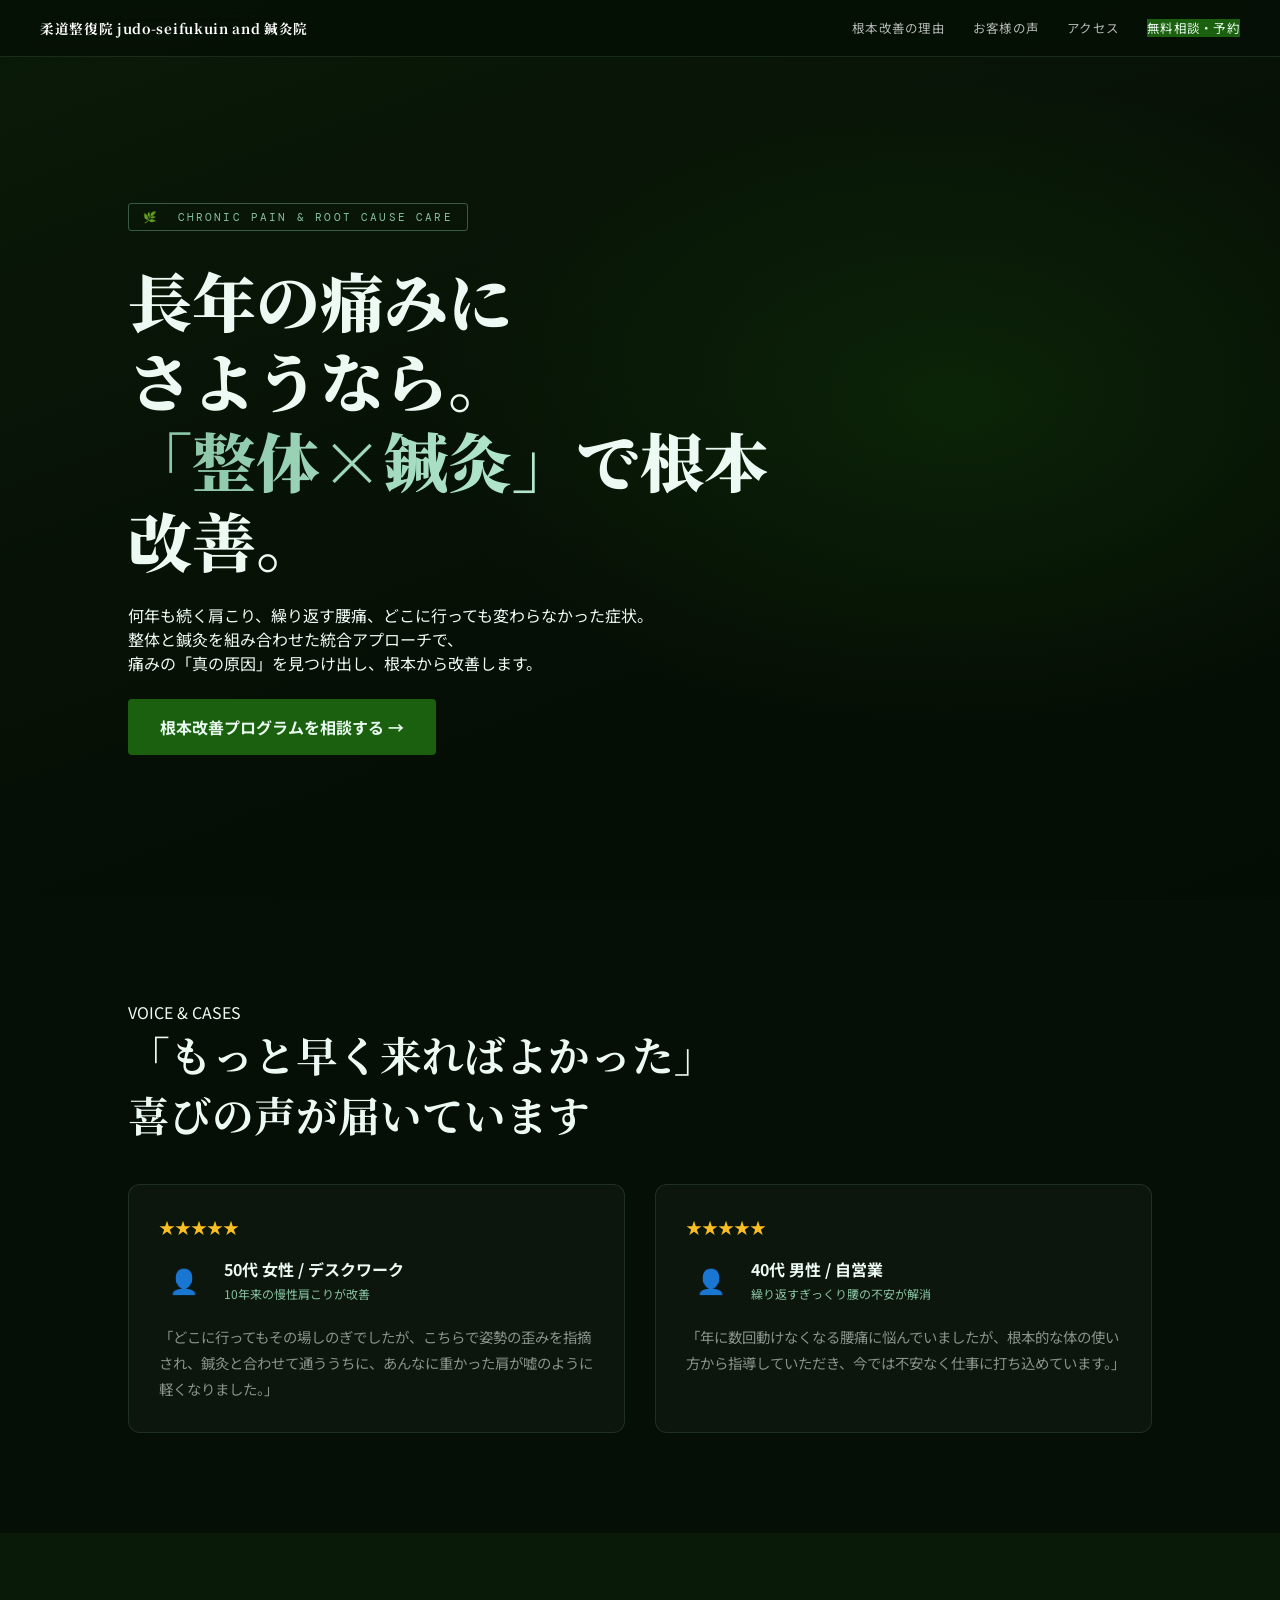
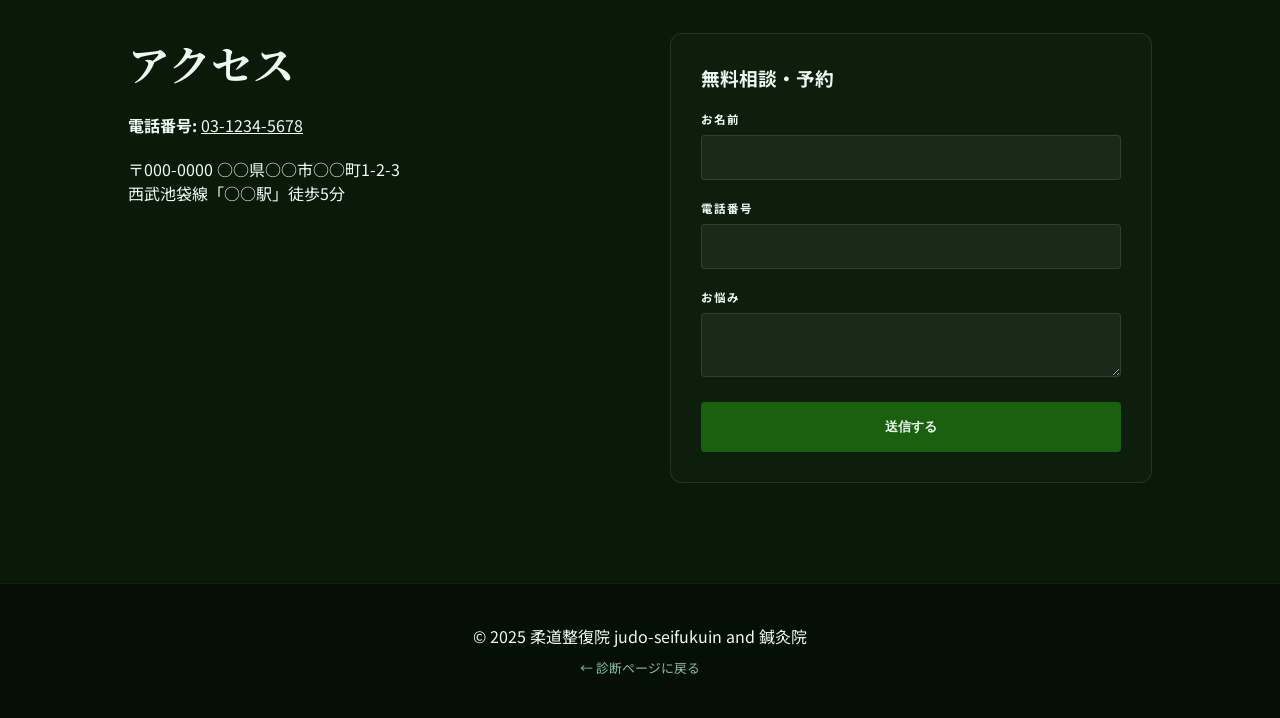
<file: index-B.html>
<!DOCTYPE html>
<html lang="ja">
<head>
  <meta charset="UTF-8"/>
  <meta name="viewport" content="width=device-width, initial-scale=1.0"/>
  <title>長引く痛みを根本から改善 | 柔道整復院 judo-seifukuin and 鍼灸院</title>
  <link href="https://fonts.googleapis.com/css2?family=Noto+Serif+JP:wght@300;400;700;900&family=Noto+Sans+JP:wght@300;400;500;700&family=DM+Mono:wght@400;500&display=swap" rel="stylesheet"/>
  <link rel="stylesheet" href="style.css">
  <style>
    :root {
      --green: #1B600E;
      --green-mid: #2d8a1e;
      --green-mint: #86C1A1;
      --bg: #060f05;
      --bg2: #0a1a08;
      --text: #edfaf4;
      --text-muted: rgba(237,250,244,0.55);
    }
    body { background: var(--bg); color: var(--text); }
    nav { background: rgba(6,15,5,0.8); border-bottom: 1px solid rgba(134,193,161,0.15); }
    .nav-cta { background: var(--green) !important; color: #e8faf0 !important; }
    .hero { min-height: 100vh; display: flex; flex-direction: column; justify-content: center; align-items: flex-start; padding: 120px 10% 80px; position: relative; overflow: hidden; }
    .hero-bg { position: absolute; inset: 0; z-index: 0; background: radial-gradient(ellipse 70% 60% at 75% 45%, rgba(27,96,14,0.25) 0%, transparent 60%), linear-gradient(160deg, #0a1a08 0%, #060f05 60%, #040d04 100%); }
    .hero-content { position: relative; z-index: 1; max-width: 660px; }
    .hero-badge { display: inline-flex; align-items: center; gap: 8px; font-family: 'DM Mono', monospace; font-size: 0.68rem; letter-spacing: 0.2em; color: var(--green-mint); border: 1px solid rgba(134,193,161,0.4); border-radius: 3px; padding: 6px 14px; margin-bottom: 28px; }
    .hero-title { font-family: 'Noto Serif JP', serif; font-size: clamp(2.4rem, 6vw, 4rem); font-weight: 900; line-height: 1.25; margin-bottom: 24px; }
    .hero-title em { font-style: normal; background: linear-gradient(90deg, var(--green-mint), #b8ecd4); -webkit-background-clip: text; -webkit-text-fill-color: transparent; background-clip: text; }
    .btn-primary { background: var(--green); color: #e8faf0; padding: 16px 32px; border-radius: 4px; font-weight: 700; text-decoration: none; }
    
    /* Reviews Section */
    .reviews { background: var(--bg); }
    .reviews-grid { display: grid; grid-template-columns: repeat(auto-fit, minmax(300px, 1fr)); gap: 30px; margin-top: 40px; }
    .review-card { background: rgba(255,255,255,0.03); border: 1px solid rgba(134,193,161,0.15); border-radius: 12px; padding: 30px; }
    .review-meta { display: flex; align-items: center; gap: 15px; margin-bottom: 20px; }
    .review-avatar { width: 50px; height: 50px; border-radius: 50%; background: var(--green-pale); display: flex; align-items: center; justify-content: center; font-size: 1.5rem; }
    .review-info h4 { font-size: 1rem; margin-bottom: 4px; }
    .review-info p { font-size: 0.75rem; color: var(--green-mint); }
    .review-text { font-size: 0.9rem; line-height: 1.8; color: var(--text-muted); }
    .review-stars { color: #fbbf24; margin-bottom: 15px; display: block; }
  </style>
</head>
<body>
<nav>
  <div class="nav-logo">柔道整復院 <span>judo-seifukuin</span> and 鍼灸院</div>
  <div class="nav-links">
    <a href="#features">根本改善の理由</a>
    <a href="#reviews">お客様の声</a>
    <a href="#contact">アクセス</a>
    <a href="#contact" class="nav-cta">無料相談・予約</a>
  </div>
</nav>
<section class="hero">
  <div class="hero-bg"></div>
  <div class="hero-content">
    <div class="hero-badge">🌿 &nbsp;CHRONIC PAIN & ROOT CAUSE CARE</div>
    <h1 class="hero-title">長年の痛みに<br>さようなら。<br><em>「整体×鍼灸」</em>で根本改善。</h1>
    <p class="hero-sub" style="margin-bottom:40px;">何年も続く肩こり、繰り返す腰痛、どこに行っても変わらなかった症状。<br>整体と鍼灸を組み合わせた統合アプローチで、<br>痛みの「真の原因」を見つけ出し、根本から改善します。</p>
    <div class="hero-actions">
      <a href="#contact" class="btn-primary">根本改善プログラムを相談する →</a>
    </div>
  </div>
</section>

<section class="reviews" id="reviews">
  <span class="section-tag">VOICE & CASES</span>
  <h2 class="section-title">「もっと早く来ればよかった」<br>喜びの声が届いています</h2>
  <div class="reviews-grid">
    <div class="review-card">
      <span class="review-stars">★★★★★</span>
      <div class="review-meta">
        <div class="review-avatar">👤</div>
        <div class="review-info"><h4>50代 女性 / デスクワーク</h4><p>10年来の慢性肩こりが改善</p></div>
      </div>
      <p class="review-text">「どこに行ってもその場しのぎでしたが、こちらで姿勢の歪みを指摘され、鍼灸と合わせて通ううちに、あんなに重かった肩が嘘のように軽くなりました。」</p>
    </div>
    <div class="review-card">
      <span class="review-stars">★★★★★</span>
      <div class="review-meta">
        <div class="review-avatar">👤</div>
        <div class="review-info"><h4>40代 男性 / 自営業</h4><p>繰り返すぎっくり腰の不安が解消</p></div>
      </div>
      <p class="review-text">「年に数回動けなくなる腰痛に悩んでいましたが、根本的な体の使い方から指導していただき、今では不安なく仕事に打ち込めています。」</p>
    </div>
  </div>
</section>

<section class="contact" id="contact" style="background:var(--bg2);">
  <div class="contact-inner" style="display:grid; grid-template-columns: 1fr 1fr; gap:60px;">
    <div>
      <h2 class="section-title">アクセス</h2>
      <p style="margin-bottom:20px;"><strong>電話番号:</strong> <a href="tel:03-1234-5678" style="color:inherit;">03-1234-5678</a></p>
      <p>〒000-0000 ○○県○○市○○町1-2-3<br>西武池袋線「○○駅」徒歩5分</p>
    </div>
    <div class="contact-form" style="background:rgba(255,255,255,0.02); border:1px solid rgba(134,193,161,0.15); border-radius:12px; padding:30px;">
      <h3 style="margin-bottom:20px;">無料相談・予約</h3>
      <form action="#" method="post">
        <div class="form-group"><label for="name">お名前</label><input type="text" id="name" name="name" required></div>
        <div class="form-group"><label for="tel">電話番号</label><input type="tel" id="tel" name="tel" required></div>
        <div class="form-group"><label for="msg">お悩み</label><textarea id="msg" name="msg"></textarea></div>
        <button type="submit" class="btn-primary" style="width:100%; border:none; cursor:pointer;">送信する</button>
      </form>
    </div>
  </div>
</section>

<footer style="padding:40px; text-align:center; border-top:1px solid rgba(134,193,161,0.1);">
  <p>© 2025 柔道整復院 judo-seifukuin and 鍼灸院</p>
  <a href="care-finder.html" style="color:var(--green-mint); font-size:0.8rem; text-decoration:none; margin-top:10px; display:inline-block;">← 診断ページに戻る</a>
</footer>
</body>
</html>
</file>
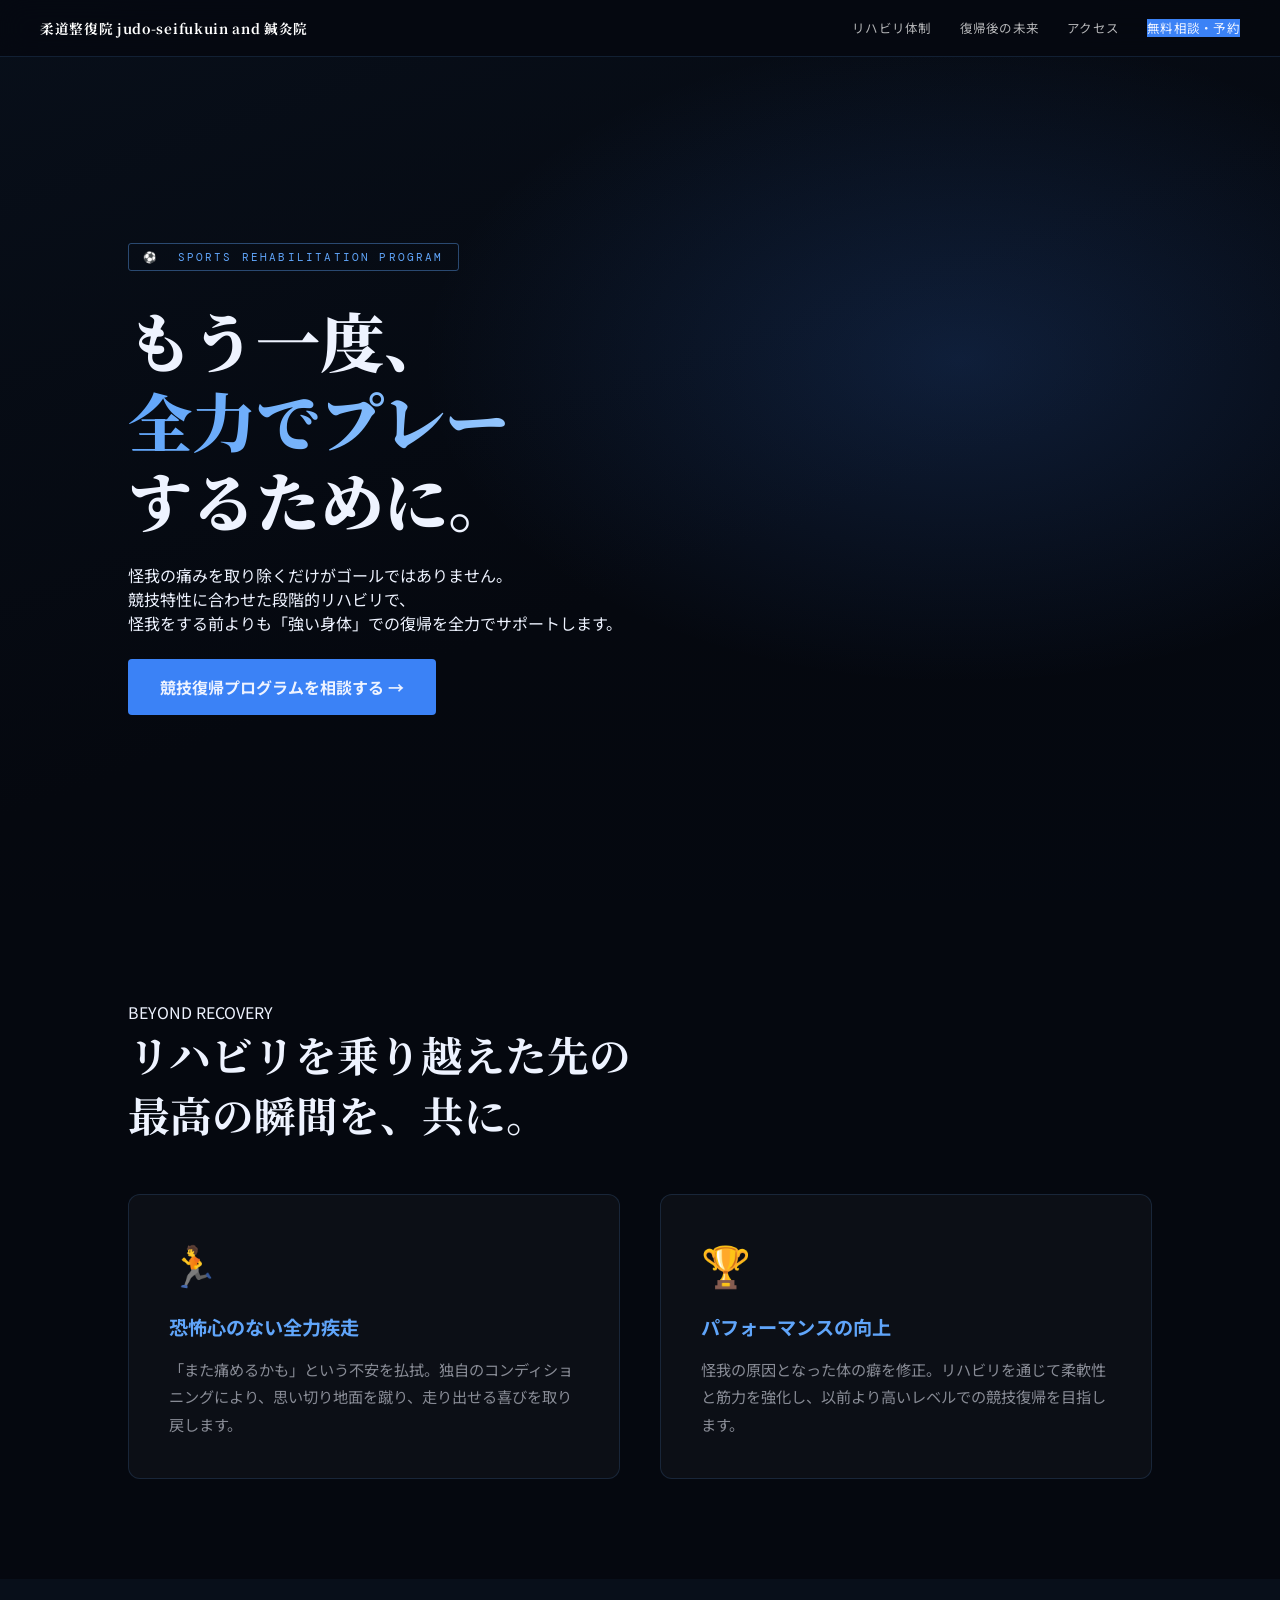
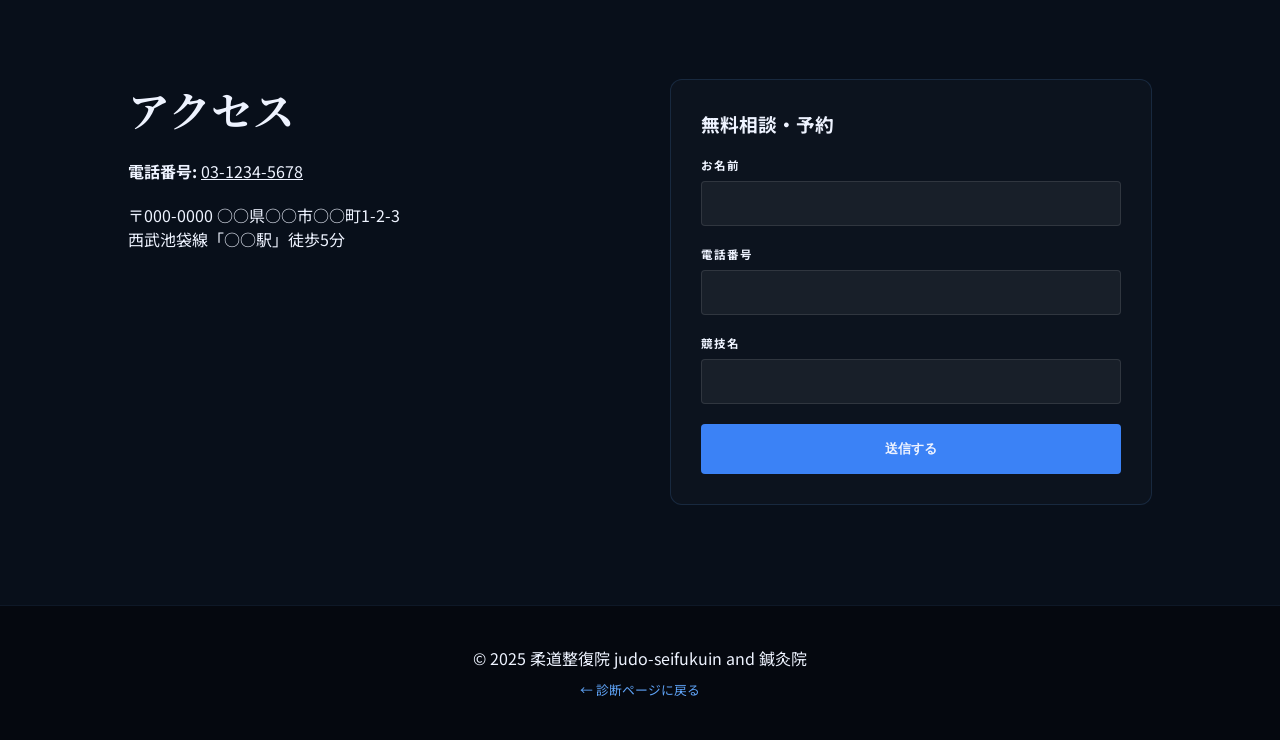
<file: index-C.html>
<!DOCTYPE html>
<html lang="ja">
<head>
  <meta charset="UTF-8"/>
  <meta name="viewport" content="width=device-width, initial-scale=1.0"/>
  <title>スポーツ復帰へ、段階的リハビリ | 柔道整復院 judo-seifukuin and 鍼灸院</title>
  <link href="https://fonts.googleapis.com/css2?family=Noto+Serif+JP:wght@300;400;700;900&family=Noto+Sans+JP:wght@300;400;500;700&family=DM+Mono:wght@400;500&display=swap" rel="stylesheet"/>
  <link rel="stylesheet" href="style.css">
  <style>
    :root {
      --blue: #3b82f6;
      --blue-light: #60a5fa;
      --bg: #05080f;
      --bg2: #080f1a;
      --text: #eef3ff;
      --text-muted: rgba(238,243,255,0.55);
    }
    body { background: var(--bg); color: var(--text); }
    nav { background: rgba(5,8,15,0.8); border-bottom: 1px solid rgba(96,165,250,0.15); }
    .nav-cta { background: var(--blue) !important; color: #eef3ff !important; }
    .hero { min-height: 100vh; display: flex; flex-direction: column; justify-content: center; align-items: flex-start; padding: 120px 10% 80px; position: relative; overflow: hidden; }
    .hero-bg { position: absolute; inset: 0; z-index: 0; background: radial-gradient(ellipse 70% 60% at 75% 40%, rgba(59,130,246,0.18) 0%, transparent 60%), linear-gradient(160deg, #080f1a 0%, #05080f 60%, #040810 100%); }
    .hero-content { position: relative; z-index: 1; max-width: 660px; }
    .hero-badge { display: inline-flex; align-items: center; gap: 8px; font-family: 'DM Mono', monospace; font-size: 0.68rem; letter-spacing: 0.2em; color: var(--blue-light); border: 1px solid rgba(96,165,250,0.4); border-radius: 3px; padding: 6px 14px; margin-bottom: 28px; }
    .hero-title { font-family: 'Noto Serif JP', serif; font-size: clamp(2.4rem, 6vw, 4rem); font-weight: 900; line-height: 1.25; margin-bottom: 24px; }
    .hero-title em { font-style: normal; background: linear-gradient(90deg, var(--blue-light), #93c5fd); -webkit-background-clip: text; -webkit-text-fill-color: transparent; background-clip: text; }
    .btn-primary { background: var(--blue); color: #eef3ff; padding: 16px 32px; border-radius: 4px; font-weight: 700; text-decoration: none; }
    
    /* Emotional Goal Section */
    .future { background: var(--bg); }
    .future-grid { display: grid; grid-template-columns: repeat(auto-fit, minmax(300px, 1fr)); gap: 40px; margin-top: 50px; }
    .future-card { position: relative; border-radius: 12px; overflow: hidden; background: rgba(255,255,255,0.03); border: 1px solid rgba(96,165,250,0.15); padding: 40px; }
    .future-card h3 { font-size: 1.2rem; margin-bottom: 15px; color: var(--blue-light); }
    .future-card p { font-size: 0.95rem; line-height: 1.8; color: var(--text-muted); }
    .future-icon { font-size: 2.5rem; margin-bottom: 20px; display: block; }
  </style>
</head>
<body>
<nav>
  <div class="nav-logo">柔道整復院 <span>judo-seifukuin</span> and 鍼灸院</div>
  <div class="nav-links">
    <a href="#features">リハビリ体制</a>
    <a href="#future">復帰後の未来</a>
    <a href="#contact">アクセス</a>
    <a href="#contact" class="nav-cta">無料相談・予約</a>
  </div>
</nav>
<section class="hero">
  <div class="hero-bg"></div>
  <div class="hero-content">
    <div class="hero-badge">⚽ &nbsp;SPORTS REHABILITATION PROGRAM</div>
    <h1 class="hero-title">もう一度、<br><em>全力でプレー</em><br>するために。</h1>
    <p class="hero-sub" style="margin-bottom:40px;">怪我の痛みを取り除くだけがゴールではありません。<br>競技特性に合わせた段階的リハビリで、<br>怪我をする前よりも「強い身体」での復帰を全力でサポートします。</p>
    <div class="hero-actions">
      <a href="#contact" class="btn-primary">競技復帰プログラムを相談する →</a>
    </div>
  </div>
</section>

<section class="future" id="future">
  <span class="section-tag">BEYOND RECOVERY</span>
  <h2 class="section-title">リハビリを乗り越えた先の<br>最高の瞬間を、共に。</h2>
  <div class="future-grid">
    <div class="future-card">
      <span class="future-icon">🏃</span>
      <h3>恐怖心のない全力疾走</h3>
      <p>「また痛めるかも」という不安を払拭。独自のコンディショニングにより、思い切り地面を蹴り、走り出せる喜びを取り戻します。</p>
    </div>
    <div class="future-card">
      <span class="future-icon">🏆</span>
      <h3>パフォーマンスの向上</h3>
      <p>怪我の原因となった体の癖を修正。リハビリを通じて柔軟性と筋力を強化し、以前より高いレベルでの競技復帰を目指します。</p>
    </div>
  </div>
</section>

<section class="contact" id="contact" style="background:var(--bg2);">
  <div class="contact-inner" style="display:grid; grid-template-columns: 1fr 1fr; gap:60px;">
    <div>
      <h2 class="section-title">アクセス</h2>
      <p style="margin-bottom:20px;"><strong>電話番号:</strong> <a href="tel:03-1234-5678" style="color:inherit;">03-1234-5678</a></p>
      <p>〒000-0000 ○○県○○市○○町1-2-3<br>西武池袋線「○○駅」徒歩5分</p>
    </div>
    <div class="contact-form" style="background:rgba(255,255,255,0.02); border:1px solid rgba(96,165,250,0.15); border-radius:12px; padding:30px;">
      <h3 style="margin-bottom:20px;">無料相談・予約</h3>
      <form action="#" method="post">
        <div class="form-group"><label for="name">お名前</label><input type="text" id="name" name="name" required></div>
        <div class="form-group"><label for="tel">電話番号</label><input type="tel" id="tel" name="tel" required></div>
        <div class="form-group"><label for="sport">競技名</label><input type="text" id="sport" name="sport"></div>
        <button type="submit" class="btn-primary" style="width:100%; border:none; cursor:pointer;">送信する</button>
      </form>
    </div>
  </div>
</section>

<footer style="padding:40px; text-align:center; border-top:1px solid rgba(96,165,250,0.1);">
  <p>© 2025 柔道整復院 judo-seifukuin and 鍼灸院</p>
  <a href="care-finder.html" style="color:var(--blue-light); font-size:0.8rem; text-decoration:none; margin-top:10px; display:inline-block;">← 診断ページに戻る</a>
</footer>
</body>
</html>
</file>
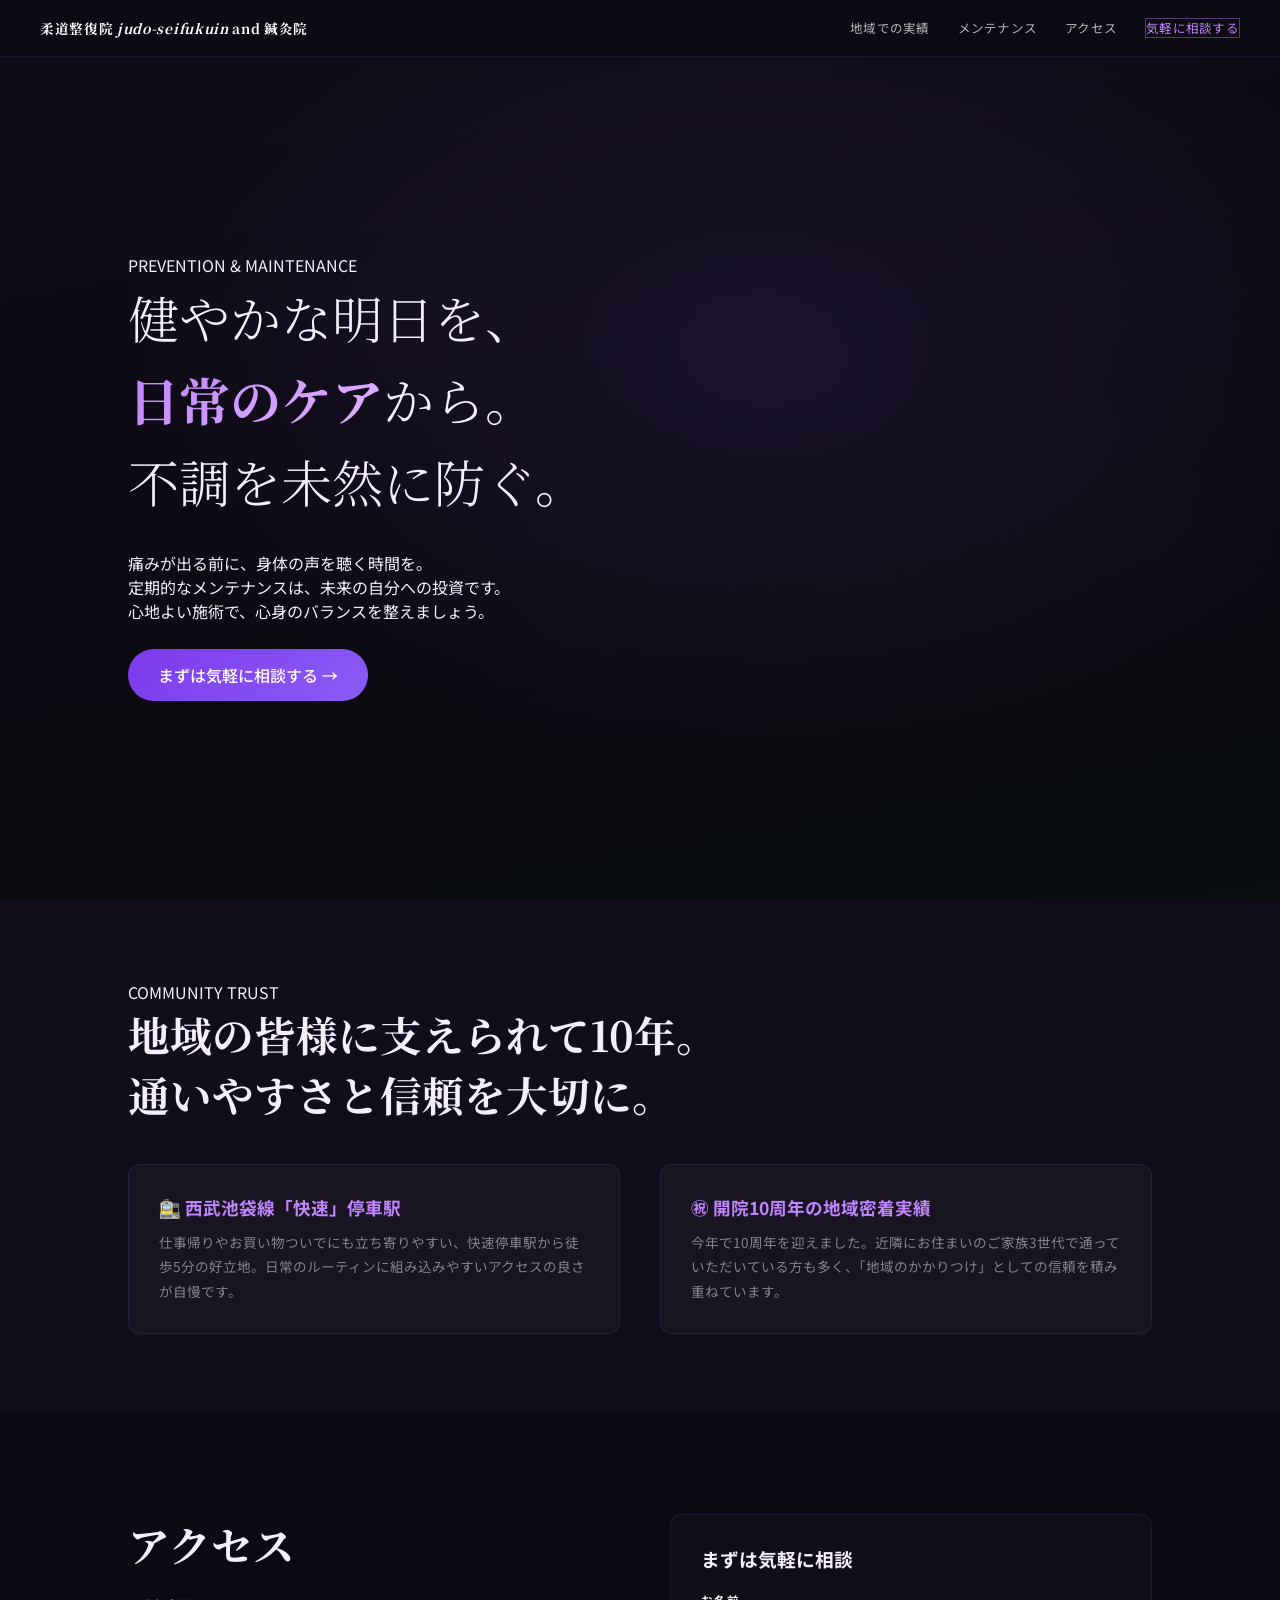
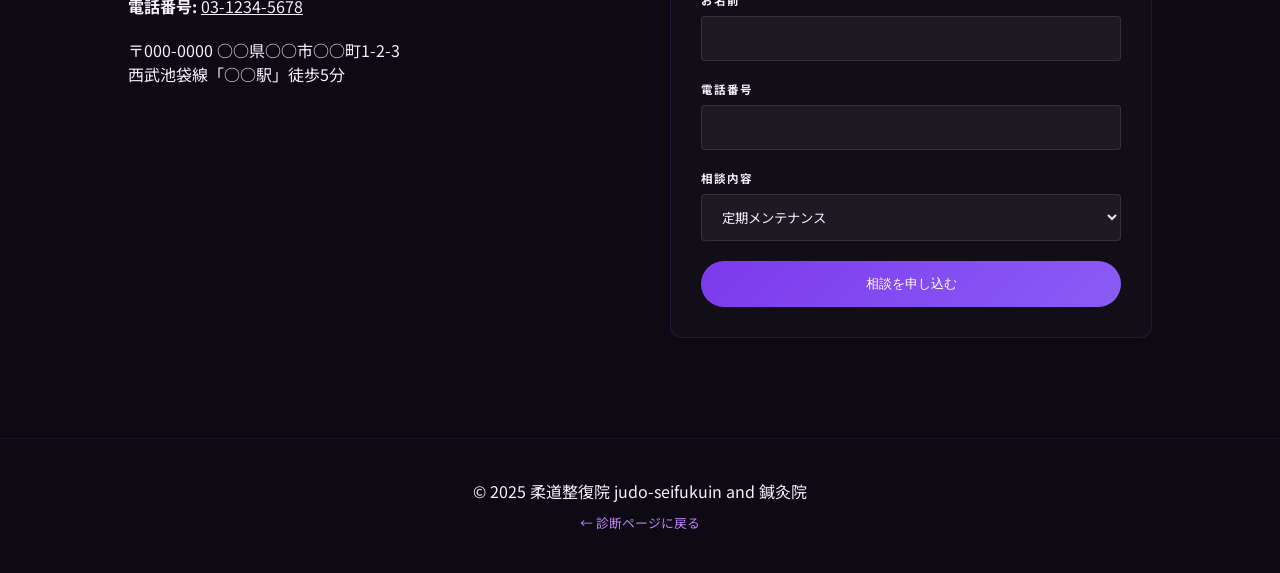
<file: index-D.html>
<!DOCTYPE html>
<html lang="ja">
<head>
  <meta charset="UTF-8"/>
  <meta name="viewport" content="width=device-width, initial-scale=1.0"/>
  <title>身体を整える、続けるケア | 柔道整復院 judo-seifukuin and 鍼灸院</title>
  <link href="https://fonts.googleapis.com/css2?family=Noto+Serif+JP:wght@300;400;700&family=Noto+Sans+JP:wght@300;400;500&family=Cormorant+Garamond:ital,wght@0,300;0,400;1,300;1,400&display=swap" rel="stylesheet"/>
  <link rel="stylesheet" href="style.css">
  <style>
    :root {
      --purple: #8b5cf6;
      --purple-light: #c084fc;
      --bg: #0d0a14;
      --bg2: #110d1a;
      --text: #f5eeff;
      --text-muted: rgba(245,238,255,0.5);
    }
    body { background: var(--bg); color: var(--text); }
    nav { background: rgba(13,10,20,0.8); border-bottom: 1px solid rgba(139,92,246,0.12); }
    .nav-cta { background: transparent !important; color: var(--purple-light) !important; border: 1px solid rgba(192,132,252,0.4) !important; }
    .hero { min-height: 100vh; display: flex; align-items: center; padding: 120px 10% 80px; position: relative; overflow: hidden; }
    .hero-bg { position: absolute; inset: 0; z-index: 0; background: radial-gradient(ellipse 80% 70% at 60% 40%, rgba(139,92,246,0.1) 0%, transparent 65%), linear-gradient(170deg, #110d1a 0%, #0d0a14 50%, #0a0f10 100%); }
    .hero-layout { position: relative; z-index: 1; display: grid; grid-template-columns: 1fr 1fr; gap: 80px; align-items: center; width: 100%; }
    .hero-title { font-family: 'Noto Serif JP', serif; font-size: clamp(2rem, 4.5vw, 3.2rem); font-weight: 300; line-height: 1.6; margin-bottom: 28px; }
    .hero-title strong { font-weight: 700; background: linear-gradient(135deg, var(--purple-light), #e0b4ff); -webkit-background-clip: text; -webkit-text-fill-color: transparent; background-clip: text; }
    .btn-primary { background: linear-gradient(135deg, #7c3aed, var(--purple)); color: white; padding: 14px 30px; border-radius: 30px; font-weight: 500; text-decoration: none; }
    
    /* Local Appeal Section */
    .local { background: var(--bg2); padding: 80px 10%; }
    .local-grid { display: grid; grid-template-columns: 1fr 1fr; gap: 40px; margin-top: 40px; }
    .local-card { background: rgba(255,255,255,0.03); border: 1px solid rgba(139,92,246,0.15); border-radius: 12px; padding: 30px; }
    .local-card h3 { font-size: 1.1rem; margin-bottom: 10px; color: var(--purple-light); }
    .local-card p { font-size: 0.85rem; line-height: 1.8; color: var(--text-muted); }
  </style>
</head>
<body>
<nav>
  <div class="nav-logo">柔道整復院 <em>judo-seifukuin</em> and 鍼灸院</div>
  <div class="nav-links">
    <a href="#local">地域での実績</a>
    <a href="#menu">メンテナンス</a>
    <a href="#contact">アクセス</a>
    <a href="#contact" class="nav-cta">気軽に相談する</a>
  </div>
</nav>
<section class="hero">
  <div class="hero-bg"></div>
  <div class="hero-layout">
    <div class="hero-content">
      <span class="hero-label">PREVENTION & MAINTENANCE</span>
      <h1 class="hero-title">健やかな明日を、<br><strong>日常のケア</strong>から。<br>不調を未然に防ぐ。</h1>
      <p class="hero-sub" style="margin-bottom:40px;">痛みが出る前に、身体の声を聴く時間を。<br>定期的なメンテナンスは、未来の自分への投資です。<br>心地よい施術で、心身のバランスを整えましょう。</p>
      <div class="hero-actions">
        <a href="#contact" class="btn-primary">まずは気軽に相談する →</a>
      </div>
    </div>
  </div>
</section>

<section class="local" id="local">
  <span class="section-tag">COMMUNITY TRUST</span>
  <h2 class="section-title">地域の皆様に支えられて10年。<br>通いやすさと信頼を大切に。</h2>
  <div class="local-grid">
    <div class="local-card">
      <h3>🚉 西武池袋線「快速」停車駅</h3>
      <p>仕事帰りやお買い物ついでにも立ち寄りやすい、快速停車駅から徒歩5分の好立地。日常のルーティンに組み込みやすいアクセスの良さが自慢です。</p>
    </div>
    <div class="local-card">
      <h3>㊗️ 開院10周年の地域密着実績</h3>
      <p>今年で10周年を迎えました。近隣にお住まいのご家族3世代で通っていただいている方も多く、「地域のかかりつけ」としての信頼を積み重ねています。</p>
    </div>
  </div>
</section>

<section class="contact" id="contact" style="background:var(--bg);">
  <div class="contact-inner" style="display:grid; grid-template-columns: 1fr 1fr; gap:60px;">
    <div>
      <h2 class="section-title">アクセス</h2>
      <p style="margin-bottom:20px;"><strong>電話番号:</strong> <a href="tel:03-1234-5678" style="color:inherit;">03-1234-5678</a></p>
      <p>〒000-0000 ○○県○○市○○町1-2-3<br>西武池袋線「○○駅」徒歩5分</p>
    </div>
    <div class="contact-form" style="background:rgba(255,255,255,0.02); border:1px solid rgba(139,92,246,0.15); border-radius:12px; padding:30px;">
      <h3 style="margin-bottom:20px;">まずは気軽に相談</h3>
      <form action="#" method="post">
        <div class="form-group"><label for="name">お名前</label><input type="text" id="name" name="name" required></div>
        <div class="form-group"><label for="tel">電話番号</label><input type="tel" id="tel" name="tel" required></div>
        <div class="form-group"><label for="reason">相談内容</label><select id="reason" name="reason"><option>定期メンテナンス</option><option>姿勢チェック</option><option>軽い不調の相談</option></select></div>
        <button type="submit" class="btn-primary" style="width:100%; border:none; cursor:pointer;">相談を申し込む</button>
      </form>
    </div>
  </div>
</section>

<footer style="padding:40px; text-align:center; border-top:1px solid rgba(139,92,246,0.1);">
  <p>© 2025 柔道整復院 judo-seifukuin and 鍼灸院</p>
  <a href="care-finder.html" style="color:var(--purple-light); font-size:0.8rem; text-decoration:none; margin-top:10px; display:inline-block;">← 診断ページに戻る</a>
</footer>
</body>
</html>
</file>
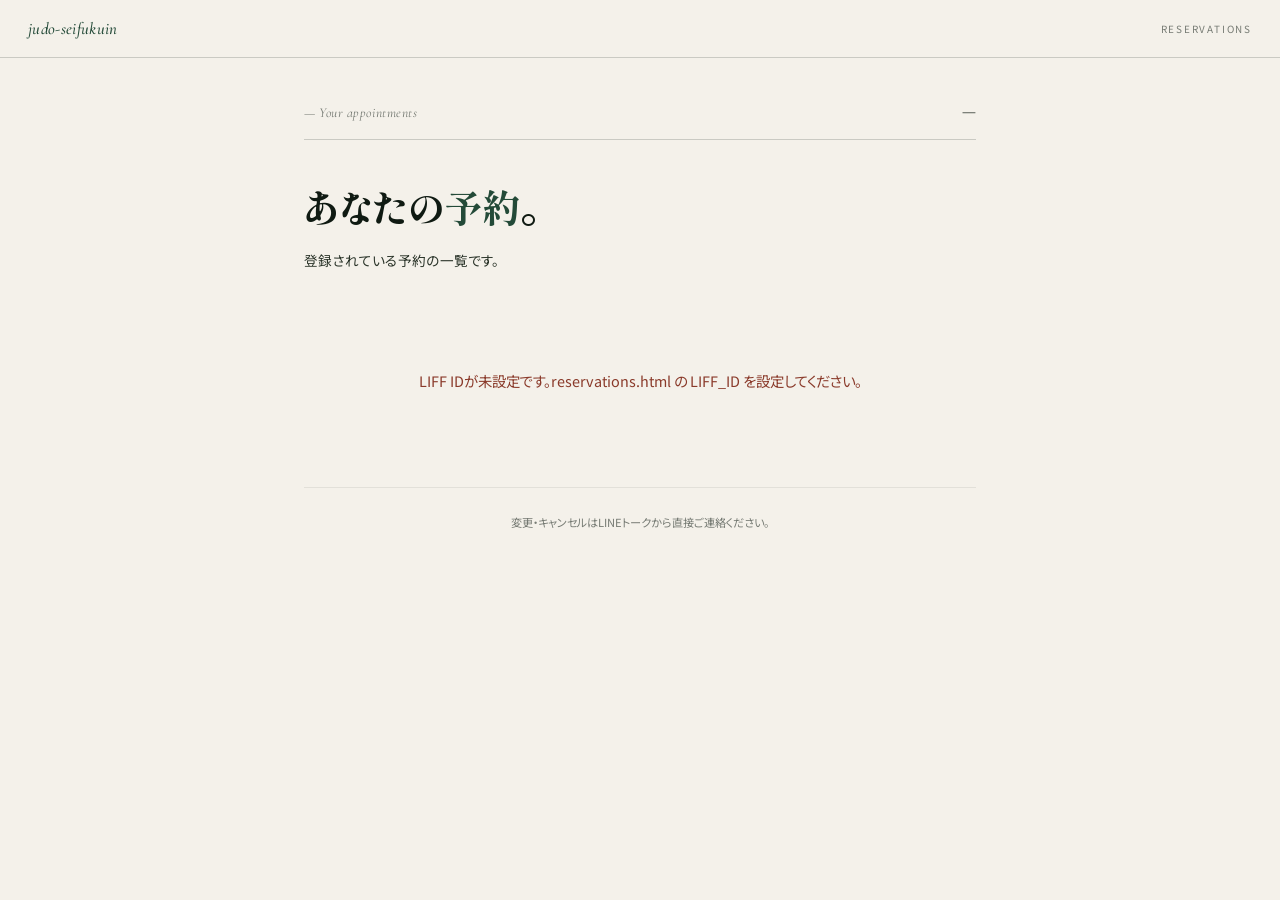
<file: reservations.html>
<!DOCTYPE html>
<html lang="ja">
<head>
  <meta charset="UTF-8"/>
  <meta name="viewport" content="width=device-width, initial-scale=1.0"/>
  <title>あなたの予約 | judo-seifukuin</title>
  <link href="https://fonts.googleapis.com/css2?family=Shippori+Mincho+B1:wght@400;500;700;800&family=Noto+Sans+JP:wght@300;400;500;700&family=Cormorant+Garamond:ital,wght@0,400;0,500;1,400&display=swap" rel="stylesheet"/>
  <script charset="utf-8" src="https://static.line-scdn.net/liff/edge/2/sdk.js"></script>
  <style>
    :root {
      --paper:    #F4F1EA;
      --paper-2:  #EDE8DD;
      --ink:      #0F1A12;
      --ink-soft: #2a3429;
      --green:    #234A38;
      --sage:     #A3B8AC;
      --rule:     rgba(15,26,18,0.18);
      --rule-soft: rgba(15,26,18,0.08);
      --muted:    rgba(15,26,18,0.55);
      --warn:     #8a3a2a;
    }

    *, *::before, *::after { margin:0; padding:0; box-sizing:border-box; }

    html { scroll-behavior:smooth; }
    body {
      font-family:'Noto Sans JP', sans-serif;
      background: var(--paper);
      color: var(--ink);
      min-height:100vh;
      font-feature-settings:"palt";
      -webkit-font-smoothing:antialiased;
    }

    /* top bar */
    .top-bar {
      position:fixed; top:0; left:0; right:0; z-index:100;
      padding:18px 28px;
      display:flex; align-items:center; justify-content:space-between;
      background: var(--paper);
      border-bottom:1px solid var(--rule);
    }
    .top-logo {
      font-family:'Cormorant Garamond', serif;
      font-style:italic; font-size:1.05rem; font-weight:500;
      color:var(--green); letter-spacing:.02em;
    }
    .top-meta {
      font-size:.62rem; letter-spacing:.18em;
      color:var(--muted); text-transform:uppercase;
    }

    .stage {
      max-width:720px;
      margin:0 auto;
      padding:100px 24px 80px;
    }

    /* page header */
    .page-meta {
      display:flex; justify-content:space-between; align-items:flex-end;
      padding-bottom:18px; margin-bottom:40px;
      border-bottom:1px solid var(--rule);
    }
    .page-meta-left {
      font-family:'Cormorant Garamond', serif;
      font-style:italic;
      font-size:.85rem; color:var(--muted); letter-spacing:.04em;
    }
    .page-meta-right {
      font-family:'Cormorant Garamond', serif;
      font-size:1.05rem; color:var(--ink);
    }
    .page-headline {
      font-family:'Shippori Mincho B1', serif;
      font-size:clamp(1.7rem, 5vw, 2.4rem);
      font-weight:800;
      line-height:1.4;
      margin-bottom:14px;
    }
    .page-headline .accent { color:var(--green); }
    .page-lead {
      font-size:.85rem;
      color:var(--ink-soft);
      line-height:1.9;
      margin-bottom:48px;
    }

    /* state messages */
    .state {
      padding:48px 0;
      text-align:center;
      font-size:.9rem;
      color:var(--muted);
    }
    .state .spinner {
      display:inline-block;
      width:18px; height:18px;
      border:1.5px solid var(--rule);
      border-top-color:var(--green);
      border-radius:50%;
      animation:spin .8s linear infinite;
      margin-right:10px;
      vertical-align:-4px;
    }
    @keyframes spin { to { transform:rotate(360deg); } }

    .state.error { color:var(--warn); }
    .state .retry {
      display:inline-block;
      margin-top:18px;
      padding:10px 24px;
      background:var(--green);
      color:var(--paper);
      border:none;
      font-family:inherit;
      font-size:.78rem;
      letter-spacing:.1em;
      cursor:pointer;
    }

    /* reservation list */
    .res-list { list-style:none; }
    .res-item {
      padding:28px 0;
      border-bottom:1px solid var(--rule-soft);
      display:grid;
      grid-template-columns:96px 1fr;
      gap:24px;
      align-items:start;
    }
    .res-item:first-child { border-top:1px solid var(--rule); }
    .res-date-block {
      text-align:left;
    }
    .res-month {
      font-family:'Cormorant Garamond', serif;
      font-style:italic;
      font-size:.78rem;
      color:var(--green);
      letter-spacing:.06em;
      margin-bottom:4px;
    }
    .res-day {
      font-family:'Shippori Mincho B1', serif;
      font-size:2.2rem;
      font-weight:800;
      line-height:1;
      color:var(--ink);
    }
    .res-weekday {
      font-size:.7rem;
      color:var(--muted);
      letter-spacing:.08em;
      margin-top:6px;
    }
    .res-body { padding-top:4px; }
    .res-time {
      font-family:'Cormorant Garamond', serif;
      font-size:1.25rem;
      color:var(--ink);
      letter-spacing:.04em;
      margin-bottom:8px;
    }
    .res-menu {
      font-family:'Shippori Mincho B1', serif;
      font-size:1rem;
      font-weight:700;
      color:var(--ink);
      margin-bottom:6px;
      line-height:1.6;
    }
    .res-note {
      font-size:.74rem;
      color:var(--muted);
      line-height:1.8;
    }
    .res-status {
      display:inline-block;
      margin-top:10px;
      padding:3px 10px;
      font-size:.62rem;
      letter-spacing:.12em;
      border:1px solid var(--rule);
      color:var(--ink-soft);
    }
    .res-status.confirmed { color:var(--green); border-color:var(--green); }
    .res-status.cancelled { color:var(--warn); border-color:var(--warn); text-decoration:line-through; }

    .empty {
      padding:80px 0;
      text-align:center;
    }
    .empty-mark {
      font-family:'Cormorant Garamond', serif;
      font-style:italic;
      font-size:2rem;
      color:var(--green);
      margin-bottom:14px;
    }
    .empty-text {
      font-family:'Shippori Mincho B1', serif;
      font-size:1.1rem;
      color:var(--ink);
      margin-bottom:8px;
    }
    .empty-sub {
      font-size:.78rem;
      color:var(--muted);
      line-height:1.8;
    }

    .footer-note {
      margin-top:48px;
      padding-top:24px;
      border-top:1px solid var(--rule-soft);
      font-size:.7rem;
      color:var(--muted);
      line-height:1.9;
      text-align:center;
    }

    @media (max-width:520px) {
      .top-bar { padding:14px 18px; }
      .stage { padding:88px 18px 60px; }
      .res-item { grid-template-columns:72px 1fr; gap:16px; }
      .res-day { font-size:1.8rem; }
    }
  </style>
</head>
<body>

<div class="top-bar">
  <div class="top-logo">judo-seifukuin</div>
  <div class="top-meta">RESERVATIONS</div>
</div>

<div class="stage">

  <div class="page-meta">
    <div class="page-meta-left">— Your appointments</div>
    <div class="page-meta-right" id="user-name">—</div>
  </div>

  <h1 class="page-headline">あなたの<span class="accent">予約</span>。</h1>
  <p class="page-lead" id="page-lead">登録されている予約の一覧です。</p>

  <div id="content">
    <div class="state" id="state-loading">
      <span class="spinner"></span>読み込んでいます…
    </div>
  </div>

  <div class="footer-note">
    変更・キャンセルはLINEトークから直接ご連絡ください。
  </div>
</div>

<script>
  // ───────────────────────────────────────────────
  //  CONFIG — デプロイ前に置き換えてください
  // ───────────────────────────────────────────────
  const LIFF_ID = "PASTE_YOUR_LIFF_ID_HERE";
  const API_ENDPOINT = "PASTE_YOUR_APPS_SCRIPT_WEBHOOK_URL_HERE";
  // ───────────────────────────────────────────────

  const $content = document.getElementById('content');
  const $userName = document.getElementById('user-name');

  function renderError(msg, retry) {
    $content.innerHTML = `
      <div class="state error">
        ${msg}
        ${retry ? '<br><button class="retry" id="retry-btn">再試行</button>' : ''}
      </div>`;
    if (retry) document.getElementById('retry-btn').onclick = retry;
  }

  function renderEmpty() {
    $content.innerHTML = `
      <div class="empty">
        <div class="empty-mark">—</div>
        <div class="empty-text">予約はありません</div>
        <div class="empty-sub">LINEからお気軽にご相談ください。</div>
      </div>`;
  }

  const WEEKDAYS = ['日','月','火','水','木','金','土'];

  function formatItem(r) {
    const dt = new Date(r.datetime);
    const valid = !isNaN(dt.getTime());
    const month = valid ? String(dt.getMonth()+1).padStart(2,'0') : '--';
    const day   = valid ? String(dt.getDate()).padStart(2,'0') : '--';
    const wd    = valid ? WEEKDAYS[dt.getDay()] : '';
    const time  = valid
      ? `${String(dt.getHours()).padStart(2,'0')}:${String(dt.getMinutes()).padStart(2,'0')}`
      : (r.time || '');

    const statusClass = r.status === 'キャンセル' ? 'cancelled'
                      : r.status === '確定' ? 'confirmed' : '';

    return `
      <li class="res-item">
        <div class="res-date-block">
          <div class="res-month">${valid ? dt.getFullYear() : ''}</div>
          <div class="res-day">${month}.${day}</div>
          <div class="res-weekday">${wd ? wd + ' / ' : ''}${time}</div>
        </div>
        <div class="res-body">
          <div class="res-time">${time}</div>
          <div class="res-menu">${escapeHtml(r.menu || 'ご予約')}</div>
          ${r.note ? `<div class="res-note">${escapeHtml(r.note)}</div>` : ''}
          ${r.status ? `<span class="res-status ${statusClass}">${escapeHtml(r.status)}</span>` : ''}
        </div>
      </li>`;
  }

  function escapeHtml(s) {
    return String(s).replace(/[&<>"']/g, c => ({
      '&':'&amp;','<':'&lt;','>':'&gt;','"':'&quot;',"'":'&#39;'
    }[c]));
  }

  async function fetchReservations(idToken, userId) {
    const url = new URL(API_ENDPOINT);
    url.searchParams.set('userId', userId);
    if (idToken) url.searchParams.set('idToken', idToken);

    const res = await fetch(url.toString(), { method:'GET' });
    if (!res.ok) throw new Error(`HTTP ${res.status}`);
    const data = await res.json();
    if (data.error) throw new Error(data.error);
    return Array.isArray(data) ? data : (data.reservations || []);
  }

  async function main() {
    try {
      if (LIFF_ID === "PASTE_YOUR_LIFF_ID_HERE") {
        renderError('LIFF IDが未設定です。reservations.html の LIFF_ID を設定してください。');
        return;
      }

      await liff.init({ liffId: LIFF_ID });

      if (!liff.isLoggedIn()) {
        liff.login();
        return;
      }

      const profile = await liff.getProfile();
      $userName.textContent = profile.displayName;

      const idToken = liff.getIDToken();
      const list = await fetchReservations(idToken, profile.userId);

      // sort by datetime ascending, future first
      list.sort((a,b) => new Date(a.datetime) - new Date(b.datetime));

      if (!list.length) { renderEmpty(); return; }

      $content.innerHTML = `<ul class="res-list">${list.map(formatItem).join('')}</ul>`;
    } catch (e) {
      console.error(e);
      renderError(`読み込みに失敗しました（${escapeHtml(e.message)}）`, main);
    }
  }

  main();
</script>

</body>
</html>
</file>
<file: style.css>
/* style.css - 共通スタイル */
:root {
  --green-dark: #1B600E;
  --green-mint: #86C1A1;
  --white: #FFFFFF;
  --black: #111111;
  --gray-light: #F5F7F5;
  --cream: #FFF5B9;
  
  /* Theme Colors */
  --amber: #f59e0b;
  --amber-light: #fcd34d;
  --blue: #3b82f6;
  --blue-light: #60a5fa;
  --purple: #8b5cf6;
  --purple-light: #c084fc;
}

* { margin: 0; padding: 0; box-sizing: border-box; }
html { scroll-behavior: smooth; }
body { font-family: 'Noto Sans JP', sans-serif; overflow-x: hidden; }

/* Navigation */
nav {
  position: fixed; top: 0; left: 0; right: 0; z-index: 200;
  padding: 18px 40px;
  display: flex; align-items: center; justify-content: space-between;
  backdrop-filter: blur(14px);
  background: rgba(0,0,0,0.5);
}
.nav-logo { font-family: 'Noto Serif JP', serif; font-size: 0.85rem; font-weight: 700; letter-spacing: 0.05em; color: var(--white); }
.nav-links { display: flex; gap: 28px; align-items: center; }
.nav-links a { font-size: 0.78rem; text-decoration: none; letter-spacing: 0.1em; transition: color 0.2s; color: rgba(255,255,255,0.7); }
.nav-links a:hover { color: var(--white); }

/* Buttons */
.btn-tel {
  display: inline-flex; align-items: center; gap: 10px;
  background: #ff4d4d; color: white; padding: 14px 28px;
  border-radius: 50px; font-weight: 700; text-decoration: none;
  box-shadow: 0 4px 15px rgba(255,77,77,0.4);
  transition: all 0.3s;
  margin-top: 10px;
}
.btn-tel:hover { background: #ff3333; transform: scale(1.05); }

/* Form Styles */
.form-group { margin-bottom: 20px; }
.form-group label { display: block; font-size: 0.72rem; letter-spacing: 0.1em; margin-bottom: 8px; font-weight: 700; }
.form-group input, .form-group select, .form-group textarea {
  width: 100%; background: rgba(255,255,255,0.05); border: 1px solid rgba(255,255,255,0.1);
  border-radius: 4px; padding: 12px 16px; color: inherit; font-family: inherit;
  outline: none; transition: border-color 0.2s;
}

/* Sections */
section { padding: 100px 10%; }
.section-title { font-family: 'Noto Serif JP', serif; font-size: clamp(1.8rem, 4vw, 2.6rem); font-weight: 700; margin-bottom: 20px; }

/* Responsive */
@media (max-width: 768px) {
  nav { padding: 14px 20px; }
  .nav-links { display: none; }
  section { padding: 70px 6%; }
}
</file>
